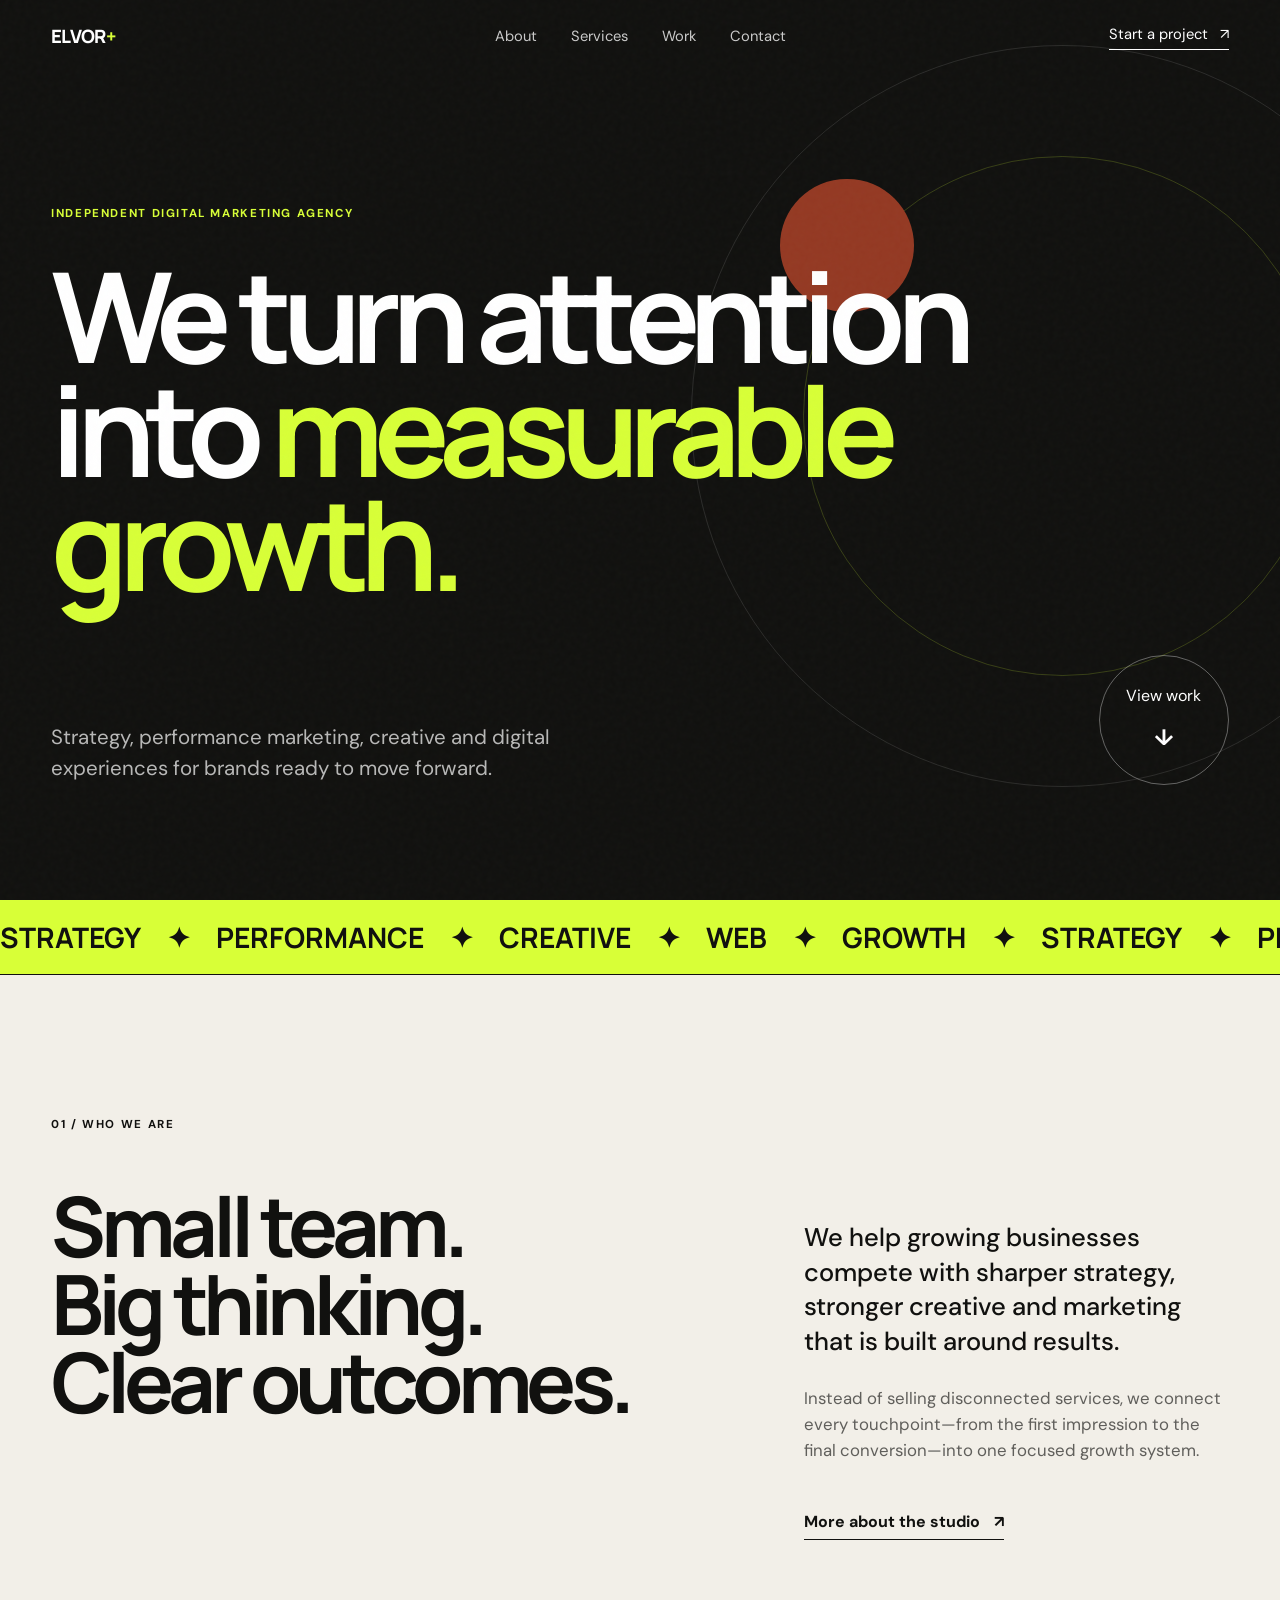
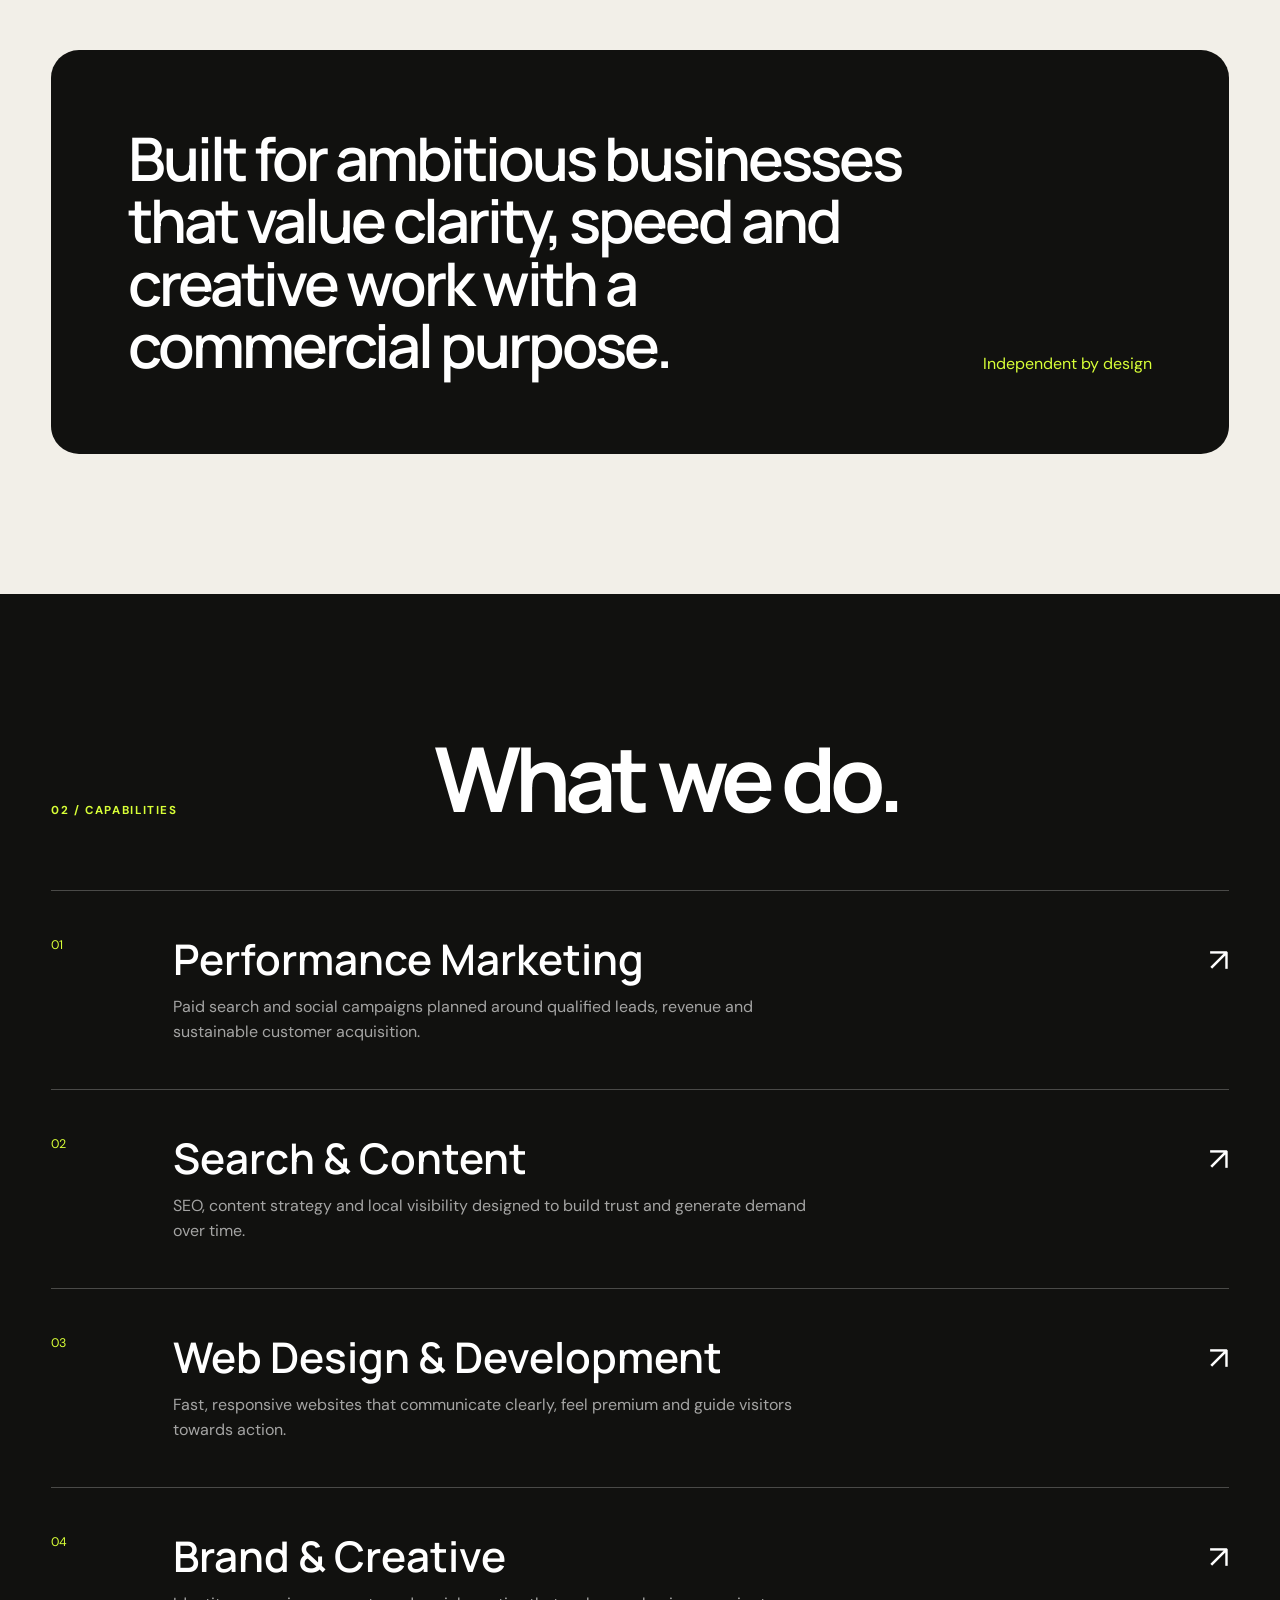
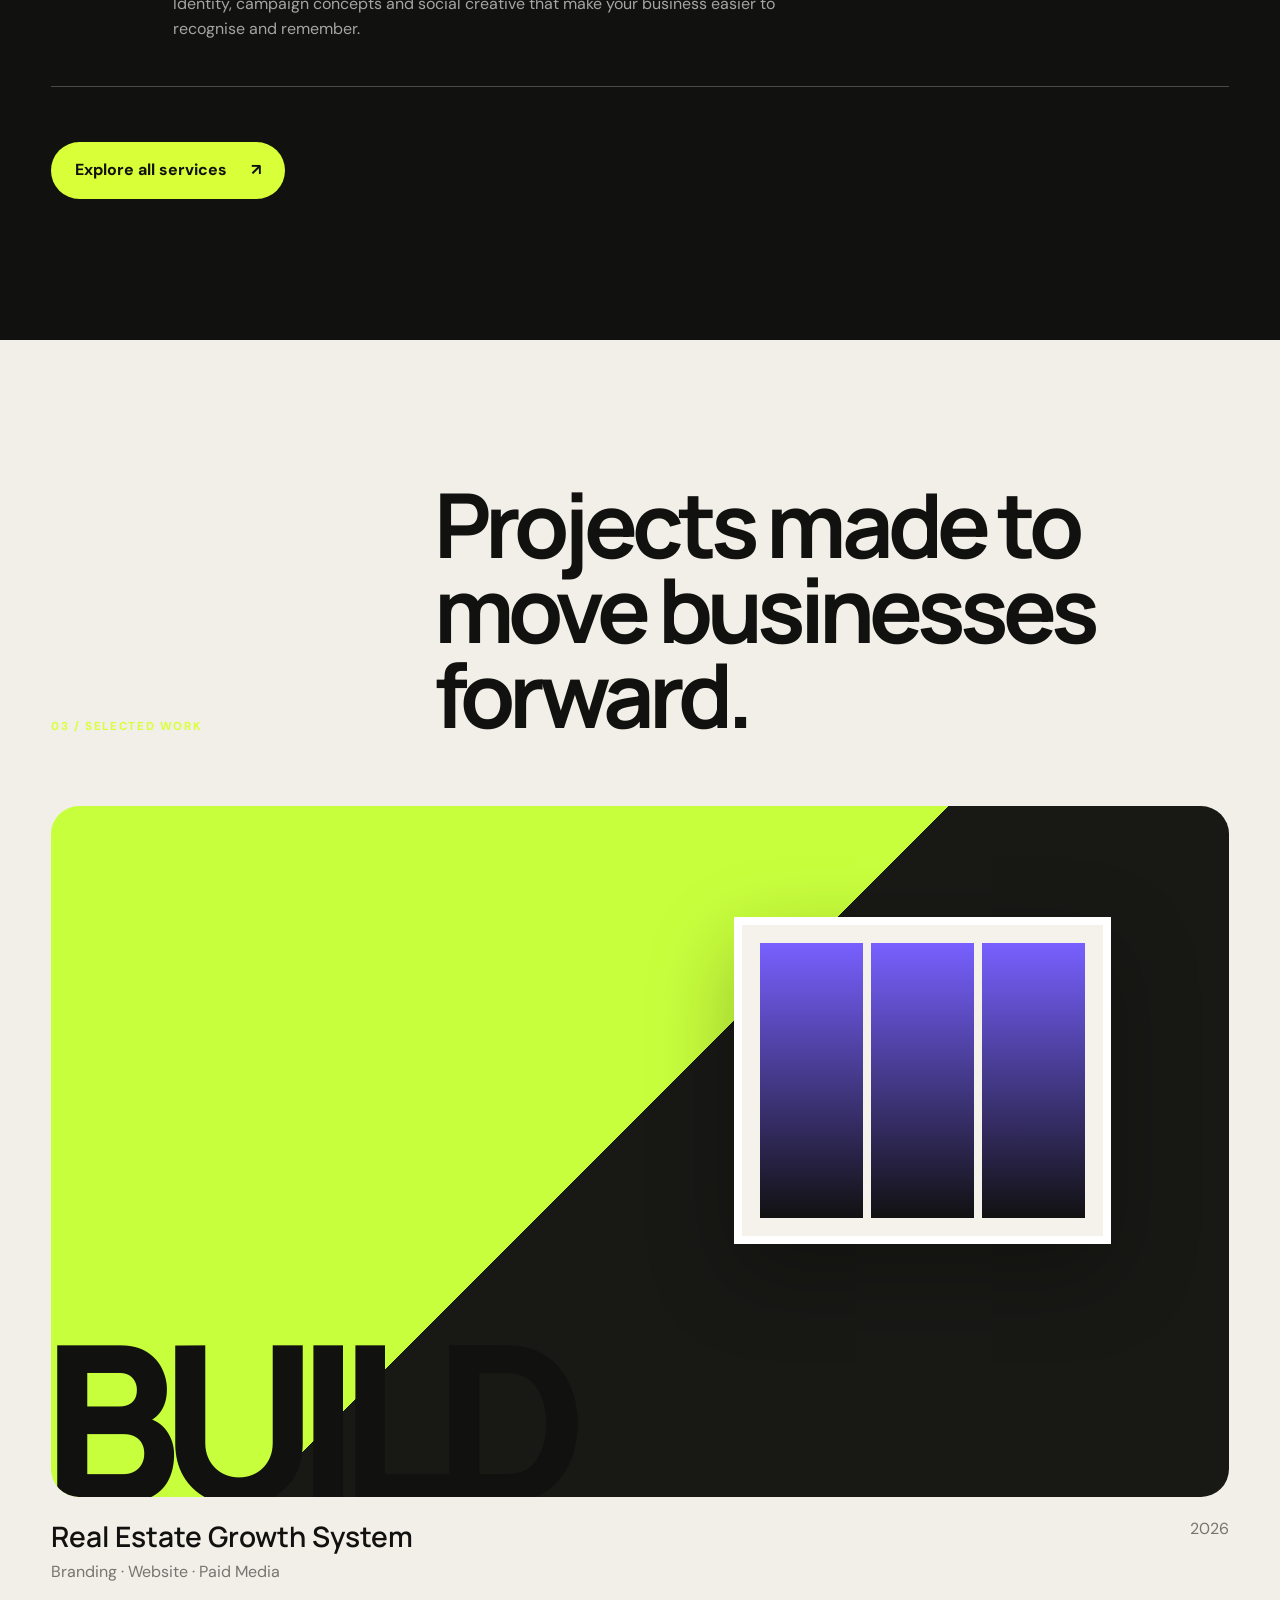
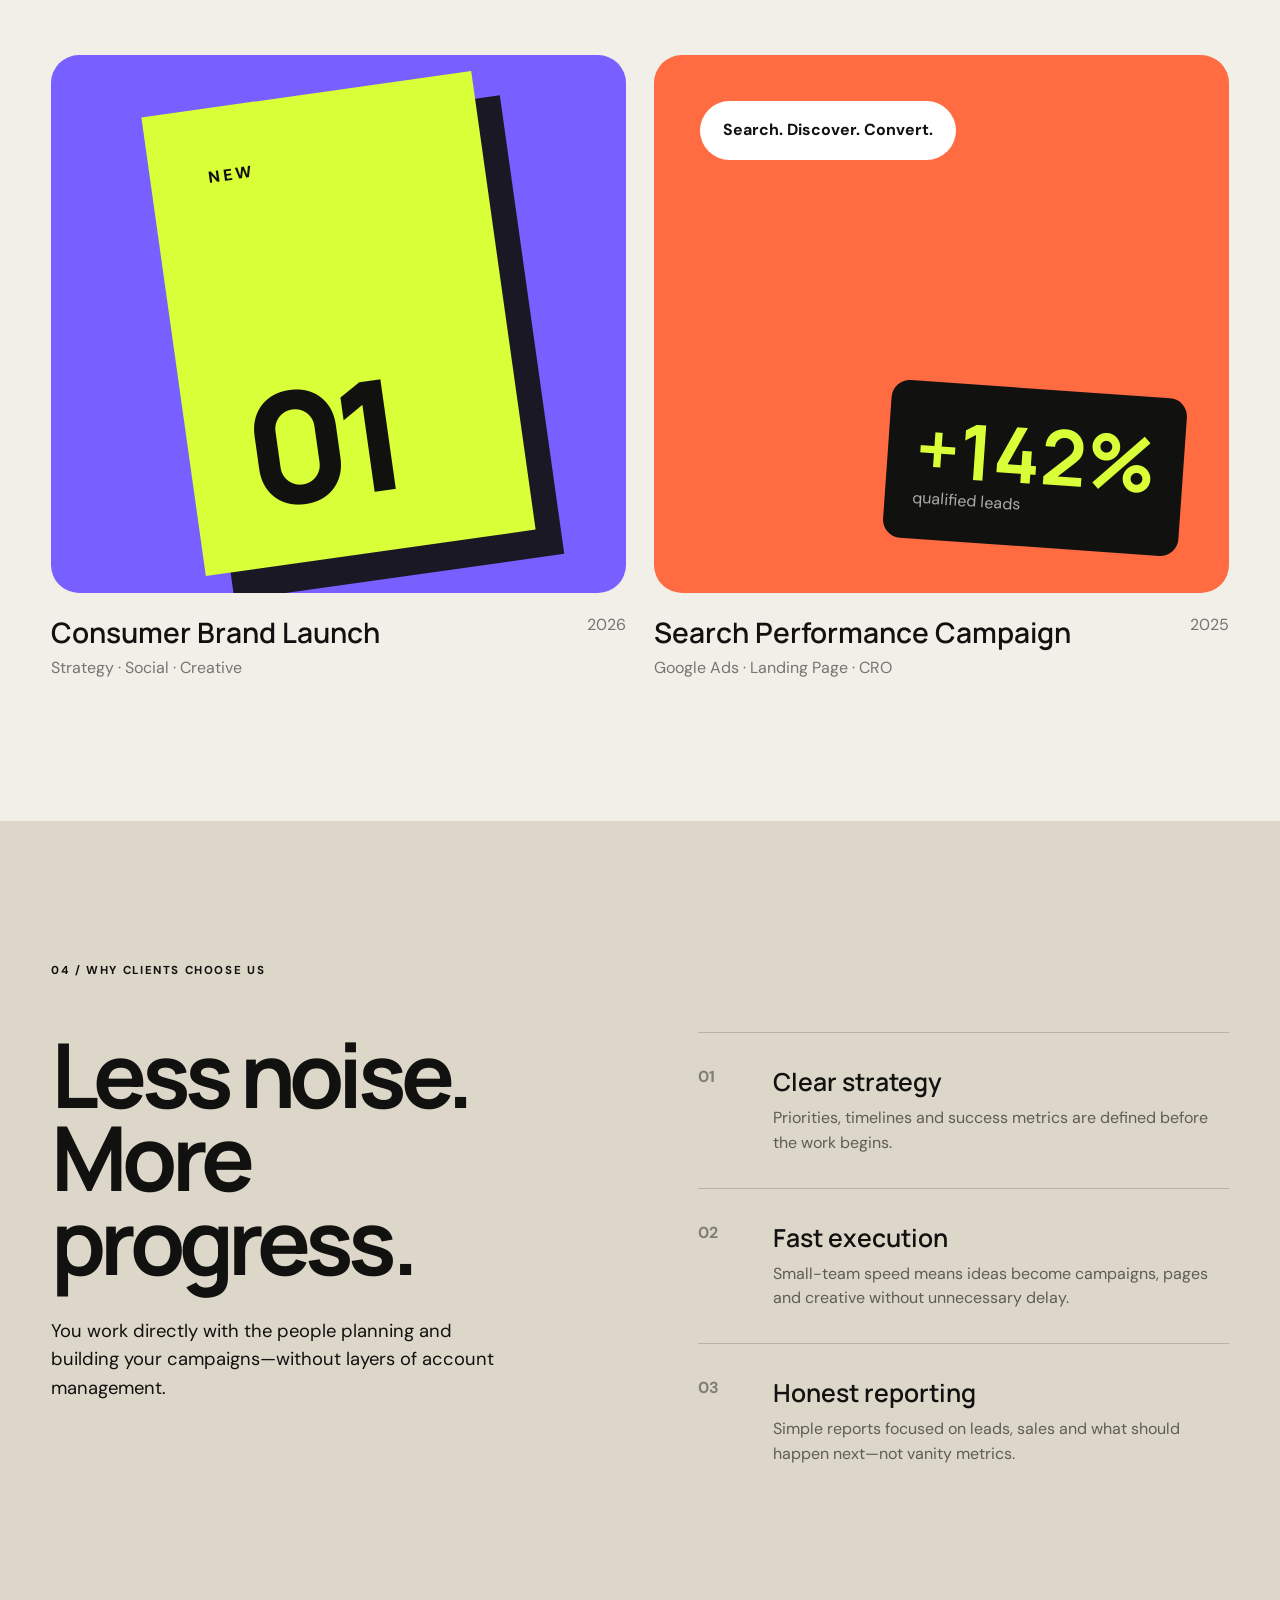
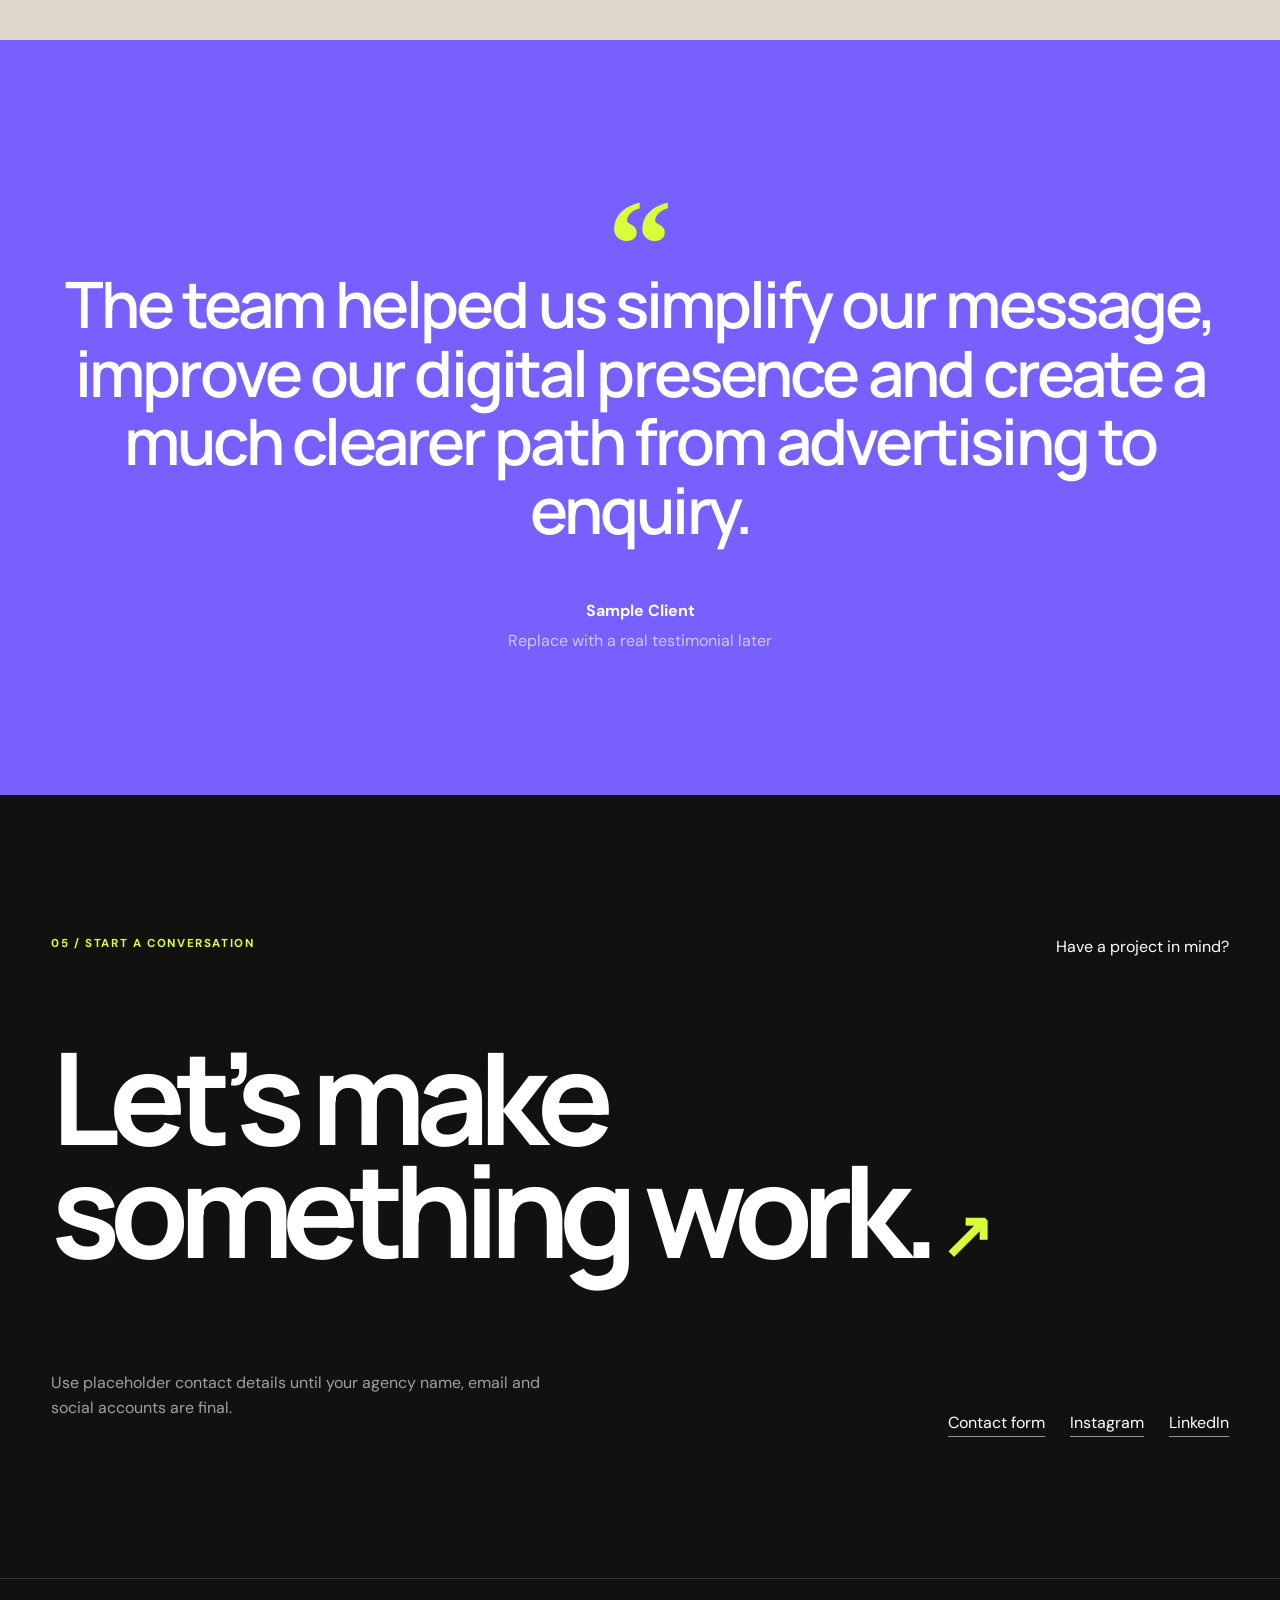
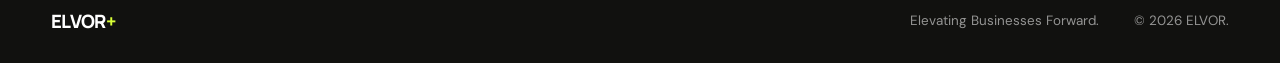
<file: index.html>
<!doctype html>
<html lang="en">
<head>
  <meta charset="UTF-8">
  <meta name="viewport" content="width=device-width, initial-scale=1.0">
  <meta name="description" content="Independent digital marketing agency helping ambitious brands grow through strategy, performance, content and digital experiences.">
  <title>ELVOR — Digital Marketing Agency</title>
  <link rel="icon" type="image/png" href="favicon.png">
  <link rel="preconnect" href="https://fonts.googleapis.com">
  <link rel="preconnect" href="https://fonts.gstatic.com" crossorigin>
  <link href="https://fonts.googleapis.com/css2?family=DM+Sans:wght@400;500;600;700&family=Manrope:wght@500;600;700;800&display=swap" rel="stylesheet">
  <link rel="stylesheet" href="style.css">
</head>
<body>
  <div class="page-noise" aria-hidden="true"></div>

  <header class="site-header">
    <a class="wordmark" href="index.html" aria-label="Homepage">ELVOR<span>+</span></a>
    <nav class="desktop-nav" aria-label="Primary navigation">
      <a href="#about">About</a>
      <a href="#services">Services</a>
      <a href="#work">Work</a>
      <a href="#contact">Contact</a>
    </nav>
    <a class="header-call" href="#contact">Start a project <span>↗</span></a>
    <button class="menu-toggle" type="button" aria-label="Open menu" aria-expanded="false">
      <span></span><span></span>
    </button>
  </header>

  <div class="mobile-menu" aria-hidden="true">
    <a href="#about">About</a>
    <a href="#services">Services</a>
    <a href="#work">Work</a>
    <a href="#contact">Contact</a>
  </div>

  <main>
    <section class="hero" id="top">
      <div class="hero-kicker reveal">Independent digital marketing agency</div>
      <h1 class="hero-title reveal">
        We turn attention<br>
        into <em>measurable growth.</em>
      </h1>
      <div class="hero-bottom reveal">
        <p>Strategy, performance marketing, creative and digital experiences for brands ready to move forward.</p>
        <a class="circle-link" href="#work" aria-label="View selected work">
          <span>View work</span>
          <b>↓</b>
        </a>
      </div>
      <div class="hero-orbit" aria-hidden="true">
        <div class="orbit-ring ring-one"></div>
        <div class="orbit-ring ring-two"></div>
        <div class="orbit-dot"></div>
      </div>
    </section>

    <section class="marquee" aria-label="Capabilities">
      <div class="marquee-track">
        <span>Strategy</span><i>✦</i><span>Performance</span><i>✦</i><span>Creative</span><i>✦</i><span>Web</span><i>✦</i><span>Growth</span><i>✦</i>
        <span>Strategy</span><i>✦</i><span>Performance</span><i>✦</i><span>Creative</span><i>✦</i><span>Web</span><i>✦</i><span>Growth</span><i>✦</i>
      </div>
    </section>

    <section class="about section-pad" id="about">
      <div class="section-label reveal">01 / Who we are</div>
      <div class="about-grid">
        <h2 class="display-copy reveal">Small team.<br>Big thinking.<br>Clear outcomes.</h2>
        <div class="about-copy reveal">
          <p class="lead">We help growing businesses compete with sharper strategy, stronger creative and marketing that is built around results.</p>
          <p>Instead of selling disconnected services, we connect every touchpoint—from the first impression to the final conversion—into one focused growth system.</p>
          <a class="text-link" href="about.html">More about the studio <span>↗</span></a>
        </div>
      </div>
      <div class="statement-card reveal">
        <p>Built for ambitious businesses that value clarity, speed and creative work with a commercial purpose.</p>
        <span>Independent by design</span>
      </div>
    </section>

    <section class="services section-pad" id="services">
      <div class="section-heading reveal">
        <div class="section-label">02 / Capabilities</div>
        <h2>What we do.</h2>
      </div>
      <div class="service-list">
        <article class="service-item reveal">
          <div class="service-number">01</div>
          <div>
            <h3>Performance Marketing</h3>
            <p>Paid search and social campaigns planned around qualified leads, revenue and sustainable customer acquisition.</p>
          </div>
          <span class="service-arrow">↗</span>
        </article>
        <article class="service-item reveal">
          <div class="service-number">02</div>
          <div>
            <h3>Search & Content</h3>
            <p>SEO, content strategy and local visibility designed to build trust and generate demand over time.</p>
          </div>
          <span class="service-arrow">↗</span>
        </article>
        <article class="service-item reveal">
          <div class="service-number">03</div>
          <div>
            <h3>Web Design & Development</h3>
            <p>Fast, responsive websites that communicate clearly, feel premium and guide visitors towards action.</p>
          </div>
          <span class="service-arrow">↗</span>
        </article>
        <article class="service-item reveal">
          <div class="service-number">04</div>
          <div>
            <h3>Brand & Creative</h3>
            <p>Identity, campaign concepts and social creative that make your business easier to recognise and remember.</p>
          </div>
          <span class="service-arrow">↗</span>
        </article>
      </div>
      <a class="pill-button reveal" href="services.html">Explore all services <span>↗</span></a>
    </section>

    <section class="work section-pad" id="work">
      <div class="section-heading work-heading reveal">
        <div class="section-label">03 / Selected work</div>
        <h2>Projects made to move businesses forward.</h2>
      </div>

      <div class="project-grid">
        <a class="project-card project-large reveal" href="work.html">
          <div class="project-visual visual-one">
            <span class="visual-word">BUILD</span>
            <div class="visual-window"><span></span><span></span><span></span></div>
          </div>
          <div class="project-meta">
            <div><h3>Real Estate Growth System</h3><p>Branding · Website · Paid Media</p></div>
            <span>2026</span>
          </div>
        </a>

        <a class="project-card reveal" href="work.html">
          <div class="project-visual visual-two">
            <div class="poster-stack"><span>NEW</span><b>01</b></div>
          </div>
          <div class="project-meta">
            <div><h3>Consumer Brand Launch</h3><p>Strategy · Social · Creative</p></div>
            <span>2026</span>
          </div>
        </a>

        <a class="project-card reveal" href="work.html">
          <div class="project-visual visual-three">
            <div class="search-pill">Search. Discover. Convert.</div>
            <div class="metric-card"><b>+142%</b><span>qualified leads</span></div>
          </div>
          <div class="project-meta">
            <div><h3>Search Performance Campaign</h3><p>Google Ads · Landing Page · CRO</p></div>
            <span>2025</span>
          </div>
        </a>
      </div>
    </section>

    <section class="proof section-pad">
      <div class="section-label reveal">04 / Why clients choose us</div>
      <div class="proof-grid">
        <div class="proof-intro reveal">
          <h2>Less noise.<br>More progress.</h2>
          <p>You work directly with the people planning and building your campaigns—without layers of account management.</p>
        </div>
        <div class="proof-points">
          <div class="proof-point reveal"><b>01</b><h3>Clear strategy</h3><p>Priorities, timelines and success metrics are defined before the work begins.</p></div>
          <div class="proof-point reveal"><b>02</b><h3>Fast execution</h3><p>Small-team speed means ideas become campaigns, pages and creative without unnecessary delay.</p></div>
          <div class="proof-point reveal"><b>03</b><h3>Honest reporting</h3><p>Simple reports focused on leads, sales and what should happen next—not vanity metrics.</p></div>
        </div>
      </div>
    </section>

    <section class="testimonial section-pad">
      <div class="quote-mark reveal">“</div>
      <blockquote class="reveal">The team helped us simplify our message, improve our digital presence and create a much clearer path from advertising to enquiry.</blockquote>
      <div class="quote-author reveal"><b>Sample Client</b><span>Replace with a real testimonial later</span></div>
    </section>

    <section class="contact section-pad" id="contact">
      <div class="contact-top reveal">
        <div class="section-label">05 / Start a conversation</div>
        <span>Have a project in mind?</span>
      </div>
      <a class="contact-title reveal" href="contact.html">Let’s make<br>something work.<span>↗</span></a>
      <div class="contact-bottom reveal">
        <p>Use placeholder contact details until your agency name, email and social accounts are final.</p>
        <div class="contact-links">
          <a href="contact.html">Contact form</a>
          <a href="#">Instagram</a>
          <a href="#">LinkedIn</a>
        </div>
      </div>
    </section>
  </main>

  <footer class="site-footer">
    <a class="wordmark" href="#top">ELVOR<span>+</span></a>
    <p>Elevating Businesses Forward.</p>
    <p>© <span data-year></span> ELVOR.</p>
  </footer>

  <button class="to-top" type="button" aria-label="Scroll to top">↑</button>
  <script src="main.js"></script>
</body>
</html>
</file>
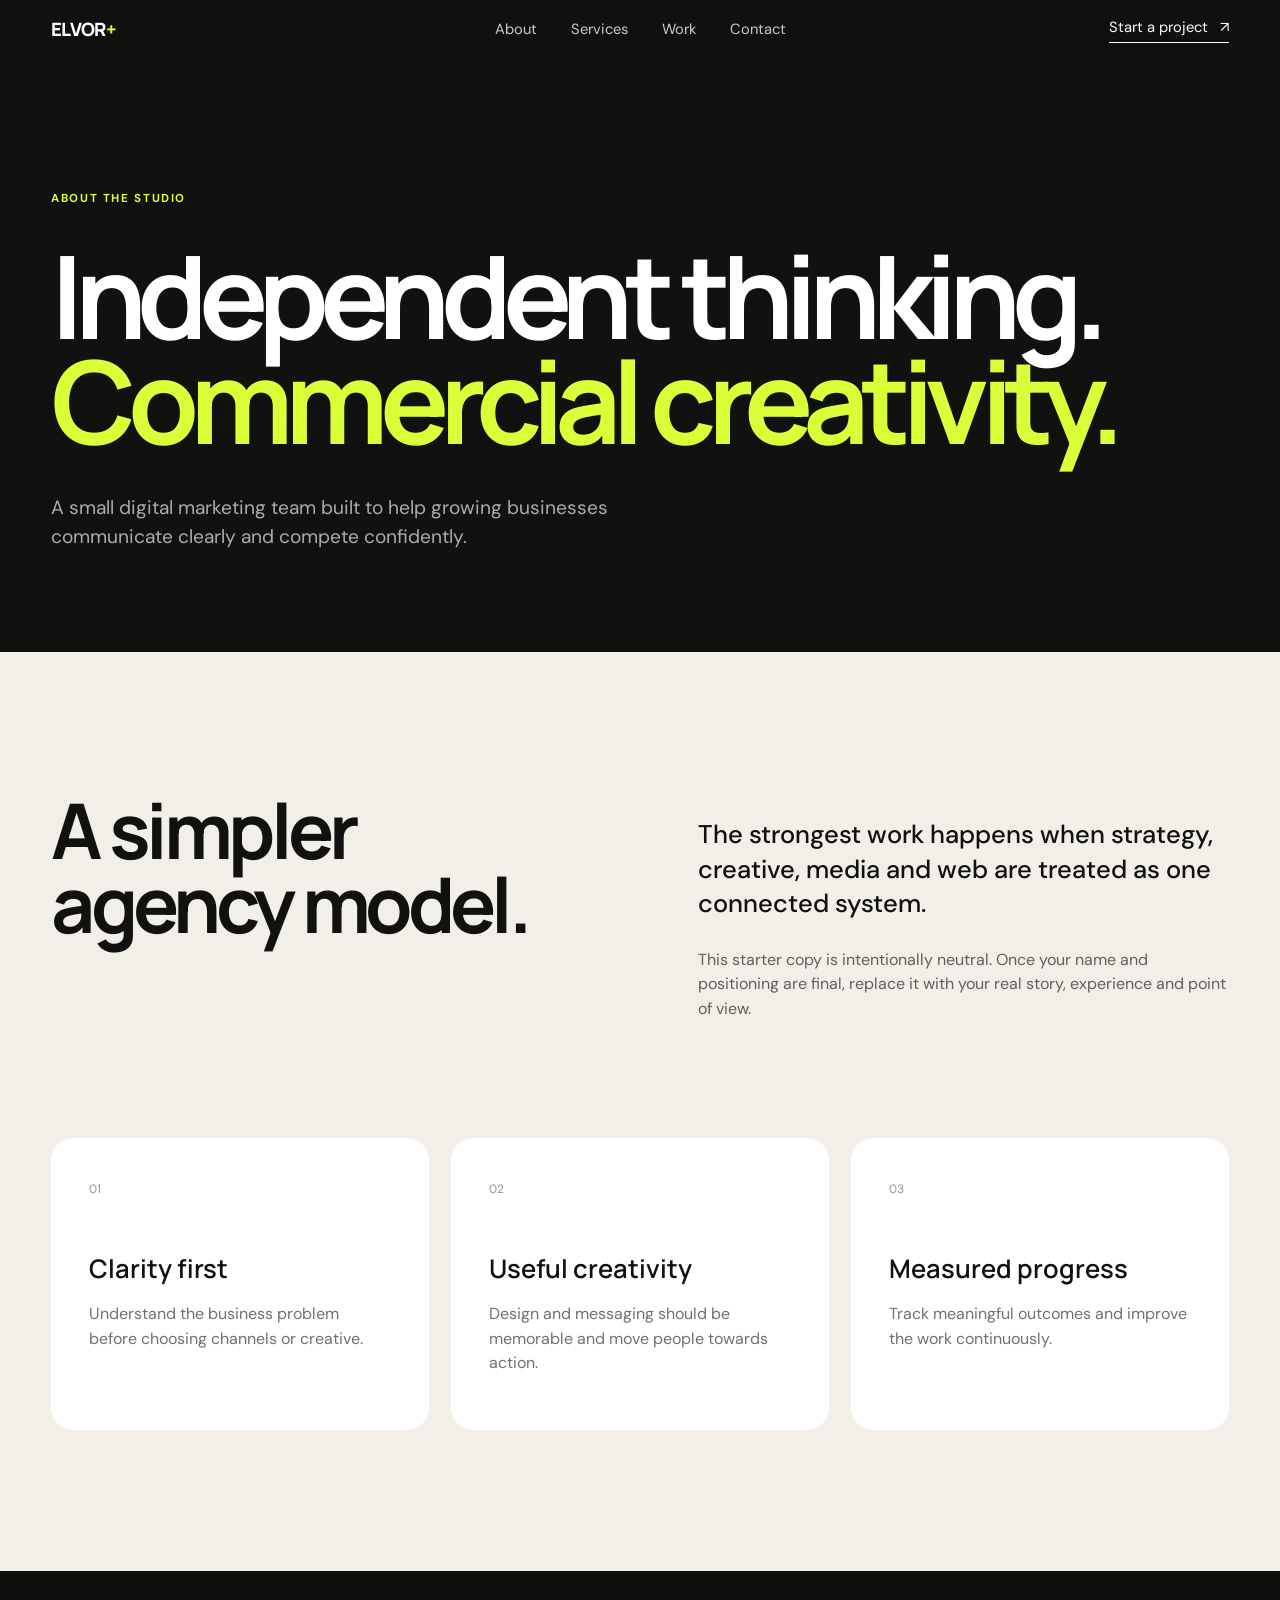
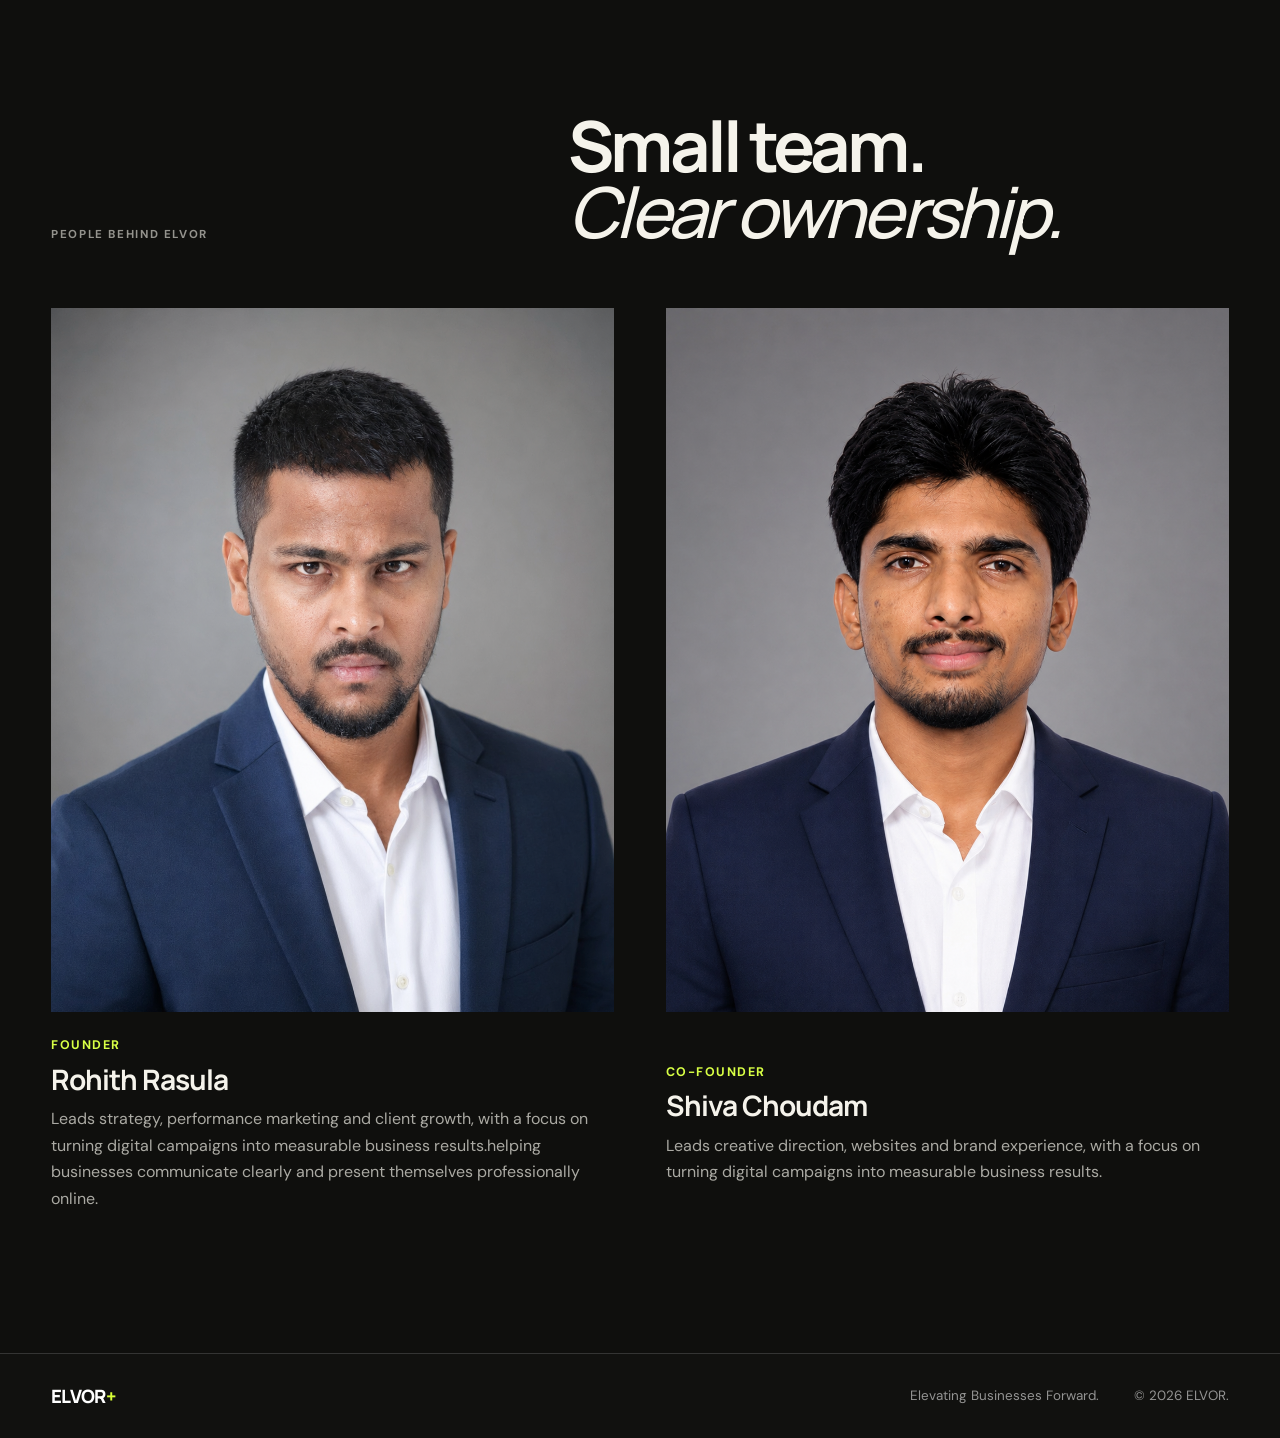
<file: about.html>
<!doctype html><html lang="en"><head><meta charset="UTF-8"><meta name="viewport" content="width=device-width, initial-scale=1.0"><title>About ELVOR — Digital Marketing Agency</title><link rel="preconnect" href="https://fonts.googleapis.com"><link rel="preconnect" href="https://fonts.gstatic.com" crossorigin><link href="https://fonts.googleapis.com/css2?family=DM+Sans:wght@400;500;600;700&family=Manrope:wght@500;600;700;800&display=swap" rel="stylesheet"><link rel="stylesheet" href="style.css"></head><body class="inner-page"><header class="site-header dark-header"><a class="wordmark" href="index.html">ELVOR<span>+</span></a><nav class="desktop-nav"><a href="about.html">About</a><a href="services.html">Services</a><a href="work.html">Work</a><a href="contact.html">Contact</a></nav><a class="header-call" href="contact.html">Start a project <span>↗</span></a><button class="menu-toggle" type="button" aria-label="Open menu"><span></span><span></span></button></header><div class="mobile-menu"><a href="about.html">About</a><a href="services.html">Services</a><a href="work.html">Work</a><a href="contact.html">Contact</a></div><main><section class="inner-hero"><div class="section-label reveal">About the studio</div><h1 class="reveal">Independent thinking.<br><em>Commercial creativity.</em></h1><p class="reveal">A small digital marketing team built to help growing businesses communicate clearly and compete confidently.</p></section><section class="inner-content section-pad"><div class="two-col"><h2 class="reveal">A simpler agency model.</h2><div class="reveal"><p class="lead">The strongest work happens when strategy, creative, media and web are treated as one connected system.</p><p>This starter copy is intentionally neutral. Once your name and positioning are final, replace it with your real story, experience and point of view.</p></div></div><div class="values-grid"><article class="reveal"><span>01</span><h3>Clarity first</h3><p>Understand the business problem before choosing channels or creative.</p></article><article class="reveal"><span>02</span><h3>Useful creativity</h3><p>Design and messaging should be memorable and move people towards action.</p></article><article class="reveal"><span>03</span><h3>Measured progress</h3><p>Track meaningful outcomes and improve the work continuously.</p></article></div></section><section class="founders-section section-pad">
  <div class="founders-head reveal">
    <div class="section-label">People behind ELVOR</div>
    <h2>Small team.<br><em>Clear ownership.</em></h2>
  </div>

  <div class="founders-grid">
    <article class="founder-card reveal">
      <div class="founder-photo">
        <img src="founder.jpg" alt="Co-Founder of ELVOR">
      </div>
      <div class="founder-copy">
        <span class="founder-role">Founder</span>      <h3>Rohith Rasula</h3>
        <p>Leads strategy, performance marketing and client growth, with a focus on turning digital campaigns into measurable business results.helping businesses communicate clearly and present themselves professionally online.</p>
      </div>
    </article>

    <article class="founder-card reveal">
      <div class="founder-photo">
        <img src="cofounder.jpg" alt="Co-Founder of ELVOR">
      </div>
      <div class="founder-copy">
        <span class="founder-role">Co-Founder</span>
        <h3>Shiva Choudam</h3>
        <p>Leads creative direction, websites and brand experience, with a focus on turning digital campaigns into measurable business results.</p>
      </div>
    </article>
  </div>
</section></main><footer class="site-footer"><a class="wordmark" href="index.html">ELVOR<span>+</span></a><p>Elevating Businesses Forward.</p><p>© <span data-year></span> ELVOR.</p></footer><script src="main.js"></script></body></html>
</file>
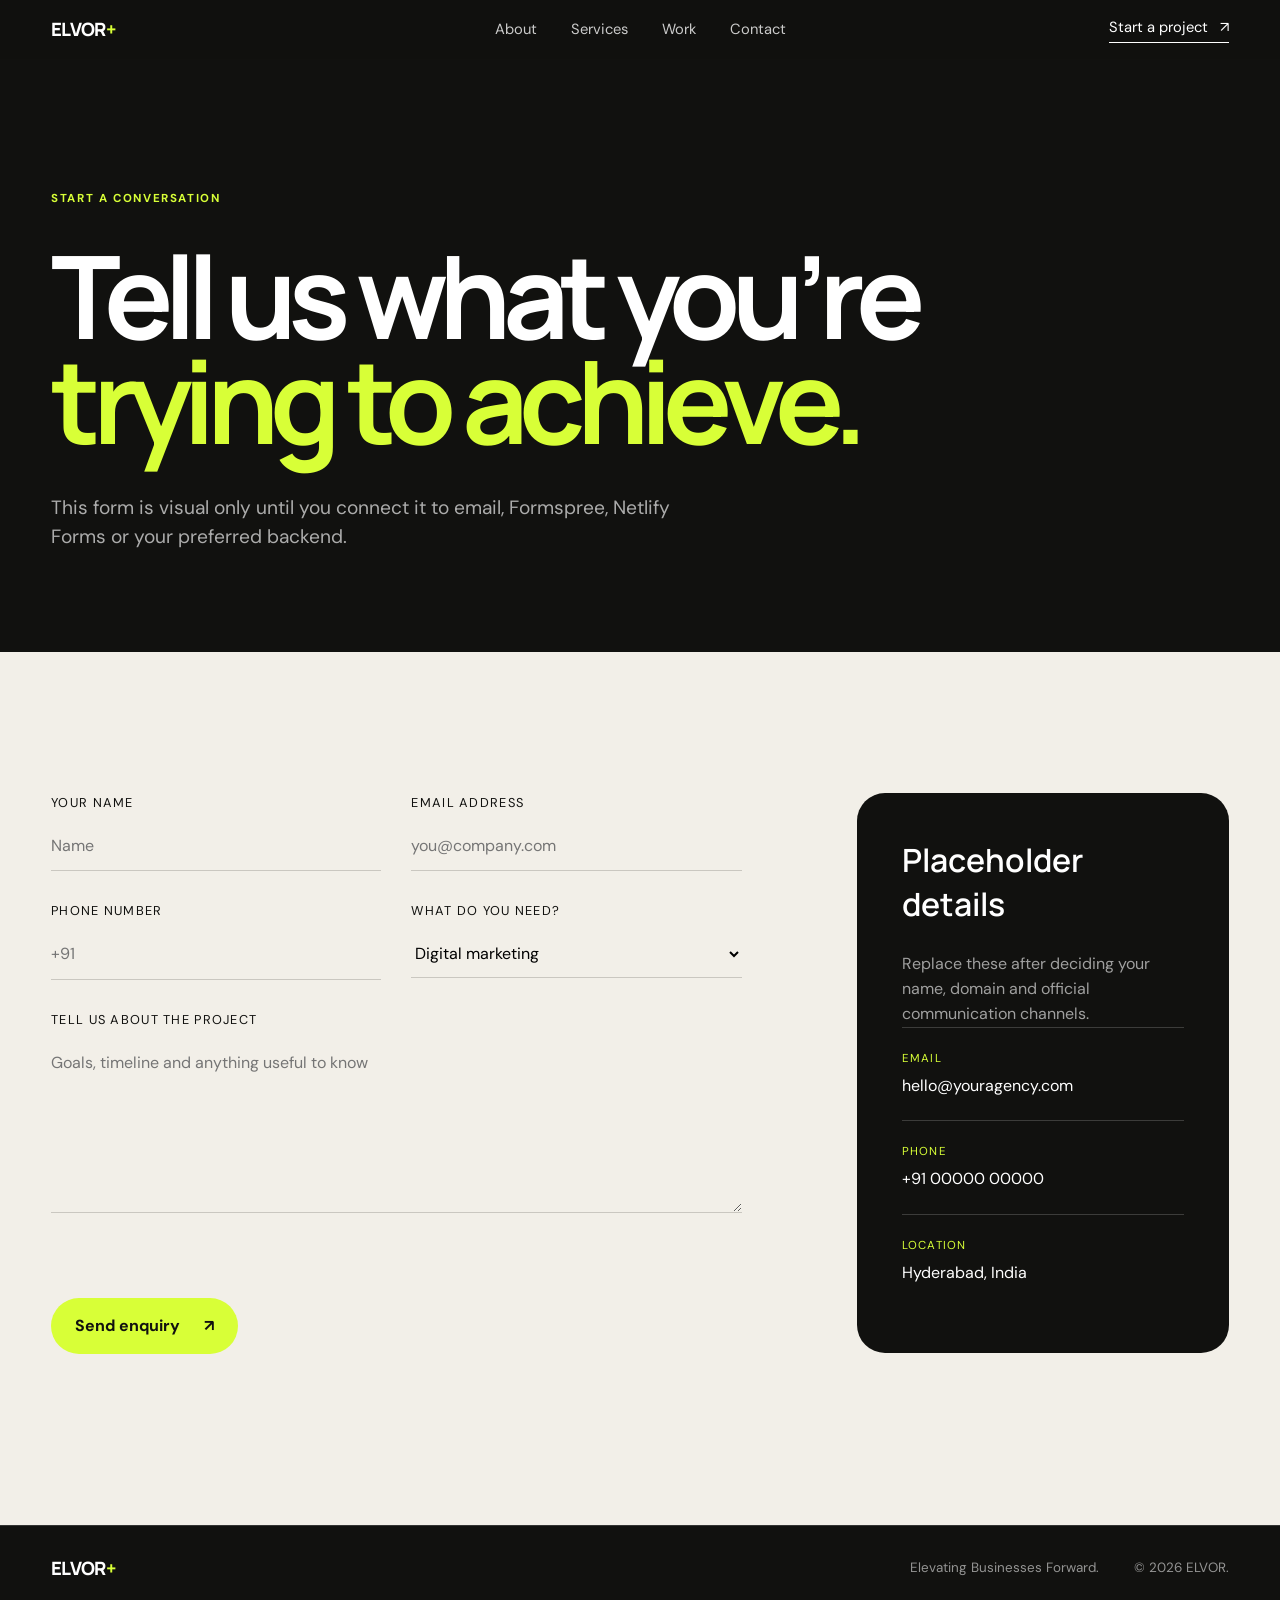
<file: contact.html>
<!doctype html><html lang="en"><head><meta charset="UTF-8"><meta name="viewport" content="width=device-width, initial-scale=1.0"><title>Contact — ELVOR</title><link rel="preconnect" href="https://fonts.googleapis.com"><link rel="preconnect" href="https://fonts.gstatic.com" crossorigin><link href="https://fonts.googleapis.com/css2?family=DM+Sans:wght@400;500;600;700&family=Manrope:wght@500;600;700;800&display=swap" rel="stylesheet"><link rel="stylesheet" href="style.css"></head><body class="inner-page"><header class="site-header dark-header"><a class="wordmark" href="index.html">ELVOR<span>+</span></a><nav class="desktop-nav"><a href="about.html">About</a><a href="services.html">Services</a><a href="work.html">Work</a><a href="contact.html">Contact</a></nav><a class="header-call" href="contact.html">Start a project <span>↗</span></a><button class="menu-toggle" type="button" aria-label="Open menu"><span></span><span></span></button></header><div class="mobile-menu"><a href="about.html">About</a><a href="services.html">Services</a><a href="work.html">Work</a><a href="contact.html">Contact</a></div><main><section class="inner-hero contact-hero"><div class="section-label reveal">Start a conversation</div><h1 class="reveal">Tell us what you’re<br><em>trying to achieve.</em></h1><p class="reveal">This form is visual only until you connect it to email, Formspree, Netlify Forms or your preferred backend.</p></section><section class="contact-page section-pad"><form class="project-form reveal" id="project-form"><label><span>Your name</span><input type="text" name="name" placeholder="Name" required></label><label><span>Email address</span><input type="email" name="email" placeholder="you@company.com" required></label><label><span>Phone number</span><input type="tel" name="phone" placeholder="+91"></label><label><span>What do you need?</span><select name="service"><option>Digital marketing</option><option>Google or Meta Ads</option><option>SEO</option><option>Website design</option><option>Branding and creative</option></select></label><label class="full"><span>Tell us about the project</span><textarea name="message" rows="6" placeholder="Goals, timeline and anything useful to know"></textarea></label><button class="pill-button" type="submit">Send enquiry <span>↗</span></button><p class="form-note" role="status"></p></form><aside class="contact-aside reveal"><h2>Placeholder details</h2><p>Replace these after deciding your name, domain and official communication channels.</p><div><span>Email</span><a href="#">hello@youragency.com</a></div><div><span>Phone</span><a href="#">+91 00000 00000</a></div><div><span>Location</span><p>Hyderabad, India</p></div></aside></section></main><footer class="site-footer"><a class="wordmark" href="index.html">ELVOR<span>+</span></a><p>Elevating Businesses Forward.</p><p>© <span data-year></span> ELVOR.</p></footer><script src="main.js"></script></body></html>
</file>
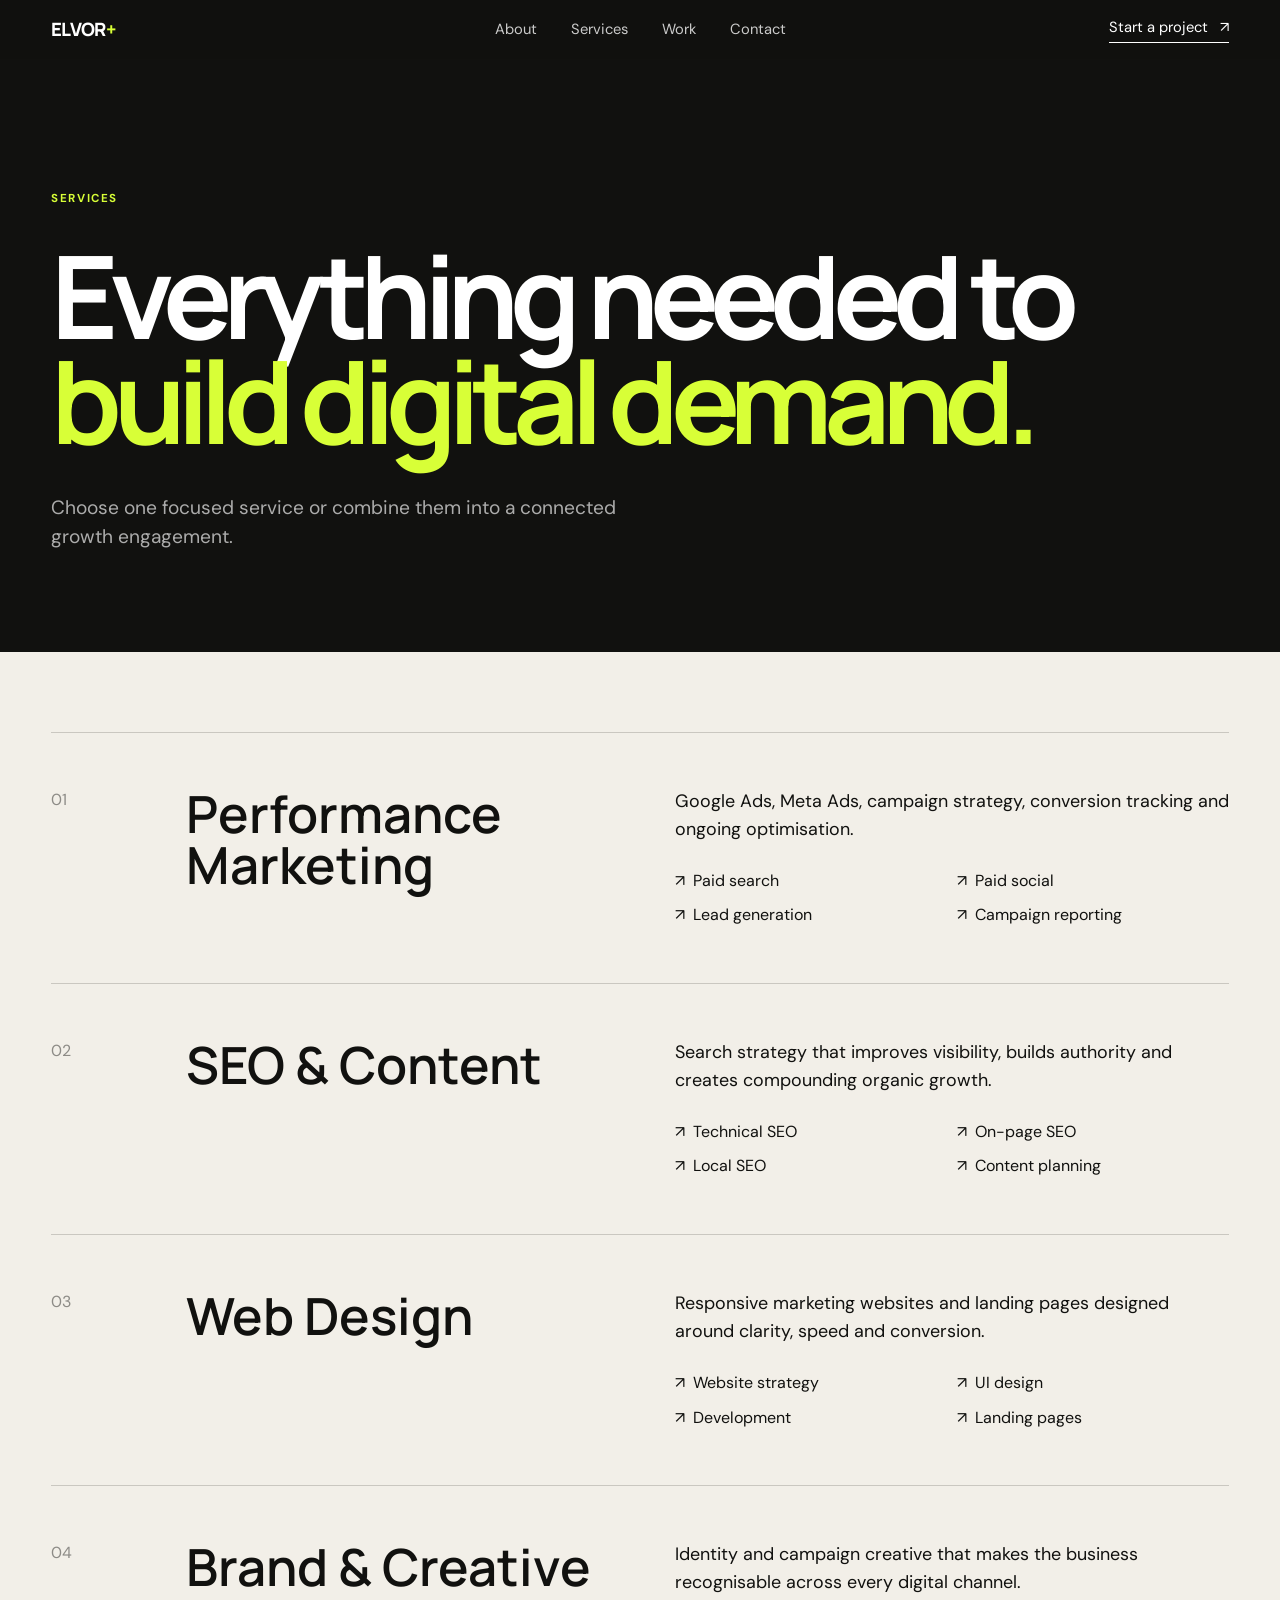
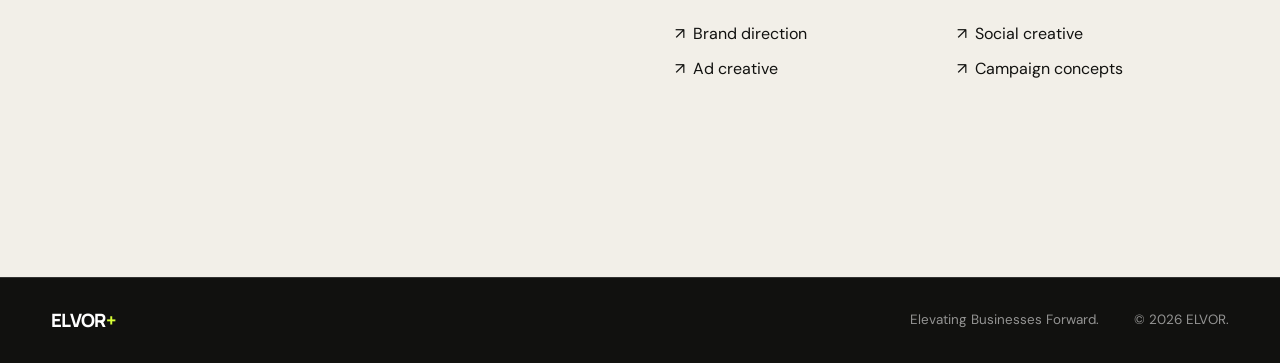
<file: services.html>
<!doctype html><html lang="en"><head><meta charset="UTF-8"><meta name="viewport" content="width=device-width, initial-scale=1.0"><title>Services — ELVOR</title><link rel="preconnect" href="https://fonts.googleapis.com"><link rel="preconnect" href="https://fonts.gstatic.com" crossorigin><link href="https://fonts.googleapis.com/css2?family=DM+Sans:wght@400;500;600;700&family=Manrope:wght@500;600;700;800&display=swap" rel="stylesheet"><link rel="stylesheet" href="style.css"></head><body class="inner-page"><header class="site-header dark-header"><a class="wordmark" href="index.html">ELVOR<span>+</span></a><nav class="desktop-nav"><a href="about.html">About</a><a href="services.html">Services</a><a href="work.html">Work</a><a href="contact.html">Contact</a></nav><a class="header-call" href="contact.html">Start a project <span>↗</span></a><button class="menu-toggle" type="button" aria-label="Open menu"><span></span><span></span></button></header><div class="mobile-menu"><a href="about.html">About</a><a href="services.html">Services</a><a href="work.html">Work</a><a href="contact.html">Contact</a></div><main><section class="inner-hero"><div class="section-label reveal">Services</div><h1 class="reveal">Everything needed to<br><em>build digital demand.</em></h1><p class="reveal">Choose one focused service or combine them into a connected growth engagement.</p></section><section class="service-detail section-pad"><article class="detail-row reveal"><span>01</span><h2>Performance Marketing</h2><div><p>Google Ads, Meta Ads, campaign strategy, conversion tracking and ongoing optimisation.</p><ul><li>Paid search</li><li>Paid social</li><li>Lead generation</li><li>Campaign reporting</li></ul></div></article><article class="detail-row reveal"><span>02</span><h2>SEO & Content</h2><div><p>Search strategy that improves visibility, builds authority and creates compounding organic growth.</p><ul><li>Technical SEO</li><li>On-page SEO</li><li>Local SEO</li><li>Content planning</li></ul></div></article><article class="detail-row reveal"><span>03</span><h2>Web Design</h2><div><p>Responsive marketing websites and landing pages designed around clarity, speed and conversion.</p><ul><li>Website strategy</li><li>UI design</li><li>Development</li><li>Landing pages</li></ul></div></article><article class="detail-row reveal"><span>04</span><h2>Brand & Creative</h2><div><p>Identity and campaign creative that makes the business recognisable across every digital channel.</p><ul><li>Brand direction</li><li>Social creative</li><li>Ad creative</li><li>Campaign concepts</li></ul></div></article></section></main><footer class="site-footer"><a class="wordmark" href="index.html">ELVOR<span>+</span></a><p>Elevating Businesses Forward.</p><p>© <span data-year></span> ELVOR.</p></footer><script src="main.js"></script></body></html>
</file>
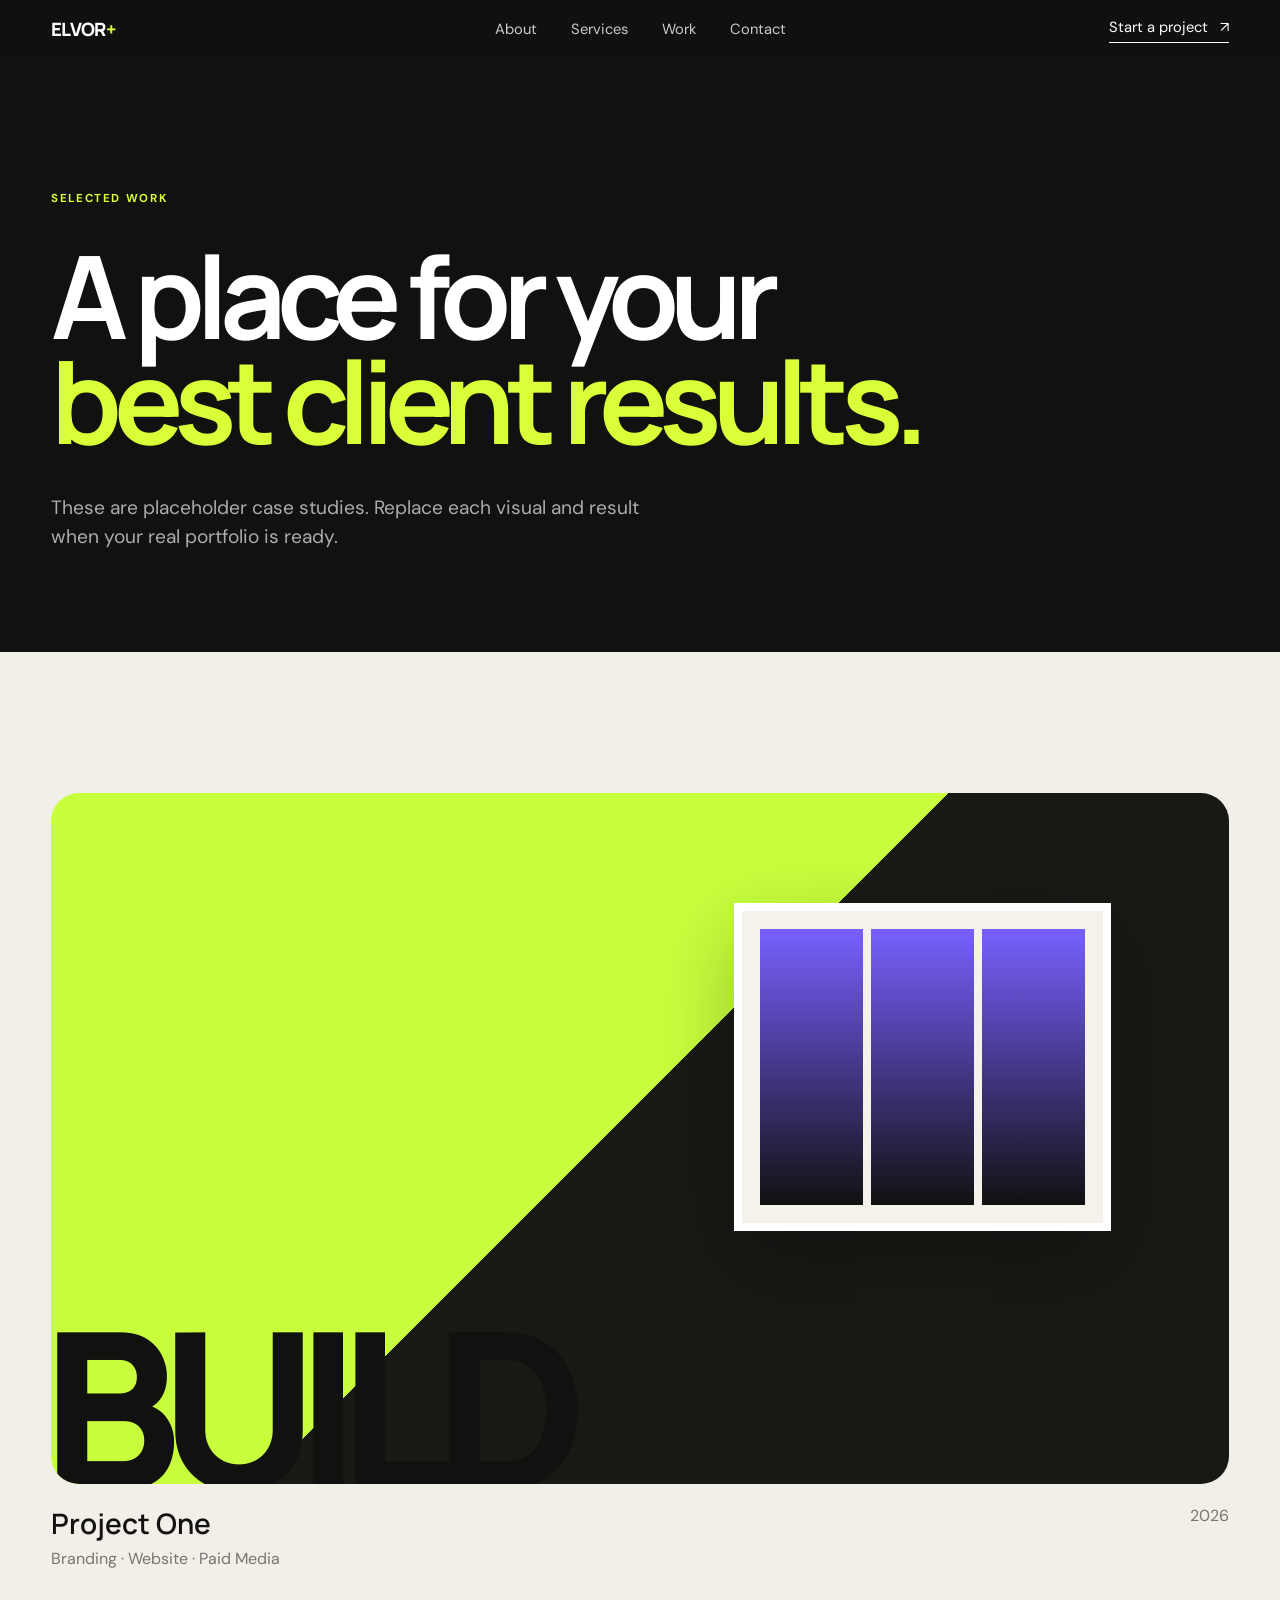
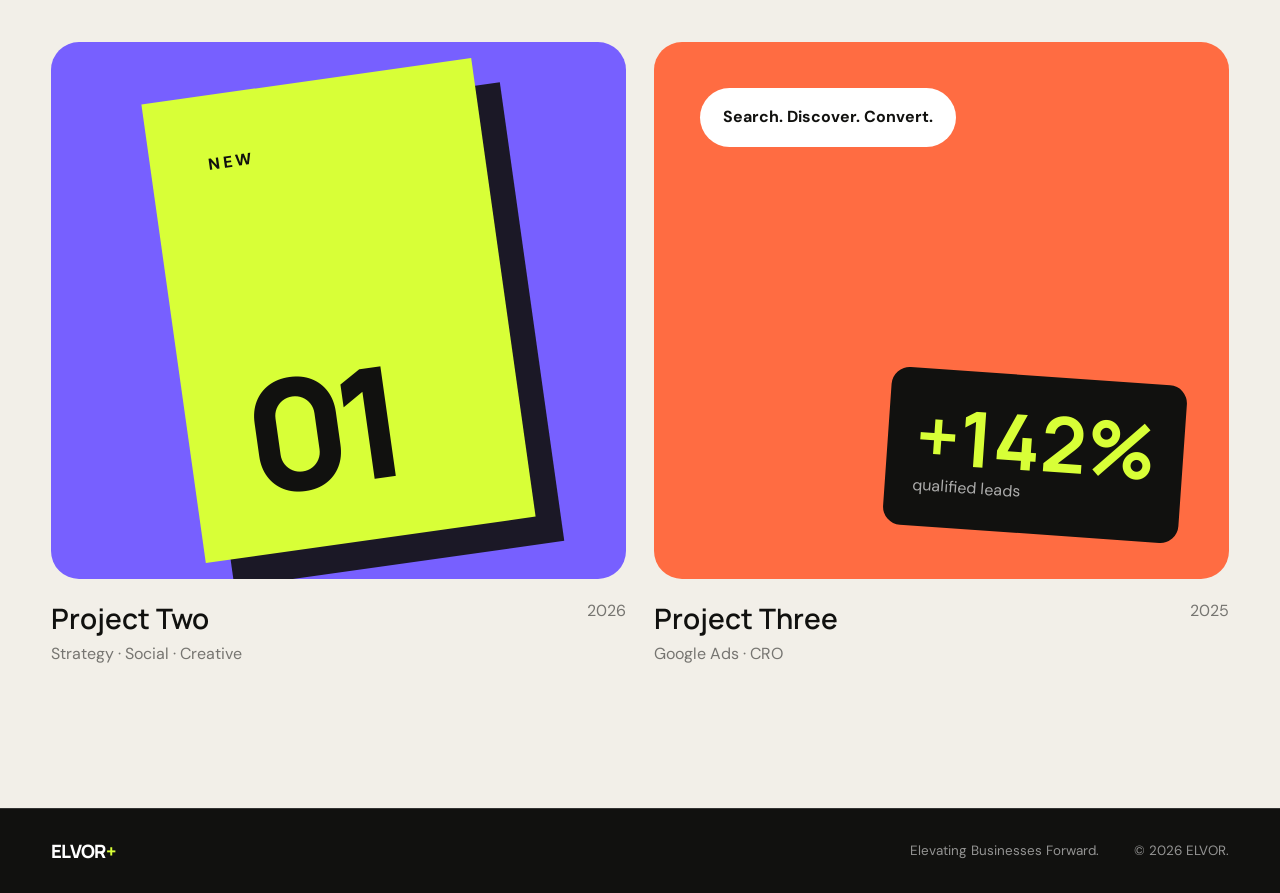
<file: work.html>
<!doctype html><html lang="en"><head><meta charset="UTF-8"><meta name="viewport" content="width=device-width, initial-scale=1.0"><title>Work — ELVOR</title><link rel="preconnect" href="https://fonts.googleapis.com"><link rel="preconnect" href="https://fonts.gstatic.com" crossorigin><link href="https://fonts.googleapis.com/css2?family=DM+Sans:wght@400;500;600;700&family=Manrope:wght@500;600;700;800&display=swap" rel="stylesheet"><link rel="stylesheet" href="style.css"></head><body class="inner-page"><header class="site-header dark-header"><a class="wordmark" href="index.html">ELVOR<span>+</span></a><nav class="desktop-nav"><a href="about.html">About</a><a href="services.html">Services</a><a href="work.html">Work</a><a href="contact.html">Contact</a></nav><a class="header-call" href="contact.html">Start a project <span>↗</span></a><button class="menu-toggle" type="button" aria-label="Open menu"><span></span><span></span></button></header><div class="mobile-menu"><a href="about.html">About</a><a href="services.html">Services</a><a href="work.html">Work</a><a href="contact.html">Contact</a></div><main><section class="inner-hero"><div class="section-label reveal">Selected work</div><h1 class="reveal">A place for your<br><em>best client results.</em></h1><p class="reveal">These are placeholder case studies. Replace each visual and result when your real portfolio is ready.</p></section><section class="work section-pad"><div class="project-grid"><article class="project-card project-large reveal"><div class="project-visual visual-one"><span class="visual-word">BUILD</span><div class="visual-window"><span></span><span></span><span></span></div></div><div class="project-meta"><div><h3>Project One</h3><p>Branding · Website · Paid Media</p></div><span>2026</span></div></article><article class="project-card reveal"><div class="project-visual visual-two"><div class="poster-stack"><span>NEW</span><b>01</b></div></div><div class="project-meta"><div><h3>Project Two</h3><p>Strategy · Social · Creative</p></div><span>2026</span></div></article><article class="project-card reveal"><div class="project-visual visual-three"><div class="search-pill">Search. Discover. Convert.</div><div class="metric-card"><b>+142%</b><span>qualified leads</span></div></div><div class="project-meta"><div><h3>Project Three</h3><p>Google Ads · CRO</p></div><span>2025</span></div></article></div></section></main><footer class="site-footer"><a class="wordmark" href="index.html">ELVOR<span>+</span></a><p>Elevating Businesses Forward.</p><p>© <span data-year></span> ELVOR.</p></footer><script src="main.js"></script></body></html>
</file>
<file: style.css>
:root{
  --ink:#11110f;
  --paper:#f2efe8;
  --cream:#ddd7ca;
  --acid:#d8ff37;
  --orange:#ff5b35;
  --violet:#7760ff;
  --line:rgba(17,17,15,.18);
  --max:1360px;
  --pad:clamp(22px,4vw,64px);
  --radius:28px;
}
*{box-sizing:border-box}
html{scroll-behavior:smooth}
body{margin:0;background:var(--paper);color:var(--ink);font-family:'DM Sans',sans-serif;font-size:16px;line-height:1.55;overflow-x:hidden}
body.menu-open{overflow:hidden}
a{color:inherit;text-decoration:none}
img{max-width:100%;display:block}
button,input,textarea,select{font:inherit}
.page-noise{position:fixed;inset:0;pointer-events:none;z-index:999;opacity:.035;background-image:url("data:image/svg+xml,%3Csvg viewBox='0 0 180 180' xmlns='http://www.w3.org/2000/svg'%3E%3Cfilter id='n'%3E%3CfeTurbulence type='fractalNoise' baseFrequency='.9' numOctaves='2' stitchTiles='stitch'/%3E%3C/filter%3E%3Crect width='100%25' height='100%25' filter='url(%23n)' opacity='.7'/%3E%3C/svg%3E")}
.site-header{position:fixed;z-index:100;top:0;left:0;right:0;display:grid;grid-template-columns:1fr auto 1fr;align-items:center;padding:22px var(--pad);color:#fff;transition:.35s ease}
.site-header.scrolled,.site-header.dark-header{background:rgba(17,17,15,.92);backdrop-filter:blur(14px);padding-top:15px;padding-bottom:15px}
.wordmark{font-family:'Manrope',sans-serif;font-size:1.15rem;font-weight:800;letter-spacing:-.04em}.wordmark span{color:var(--acid)}
.desktop-nav{display:flex;gap:34px;font-size:.92rem}.desktop-nav a{opacity:.78;transition:.2s}.desktop-nav a:hover{opacity:1}
.header-call{justify-self:end;font-size:.92rem;border-bottom:1px solid currentColor;padding-bottom:3px}.header-call span{margin-left:8px}
.menu-toggle{display:none;justify-self:end;width:42px;height:42px;border:0;background:transparent;position:relative}.menu-toggle span{position:absolute;left:8px;right:8px;height:2px;background:#fff;transition:.3s}.menu-toggle span:first-child{top:16px}.menu-toggle span:last-child{top:25px}.menu-toggle.open span:first-child{transform:translateY(4.5px) rotate(45deg)}.menu-toggle.open span:last-child{transform:translateY(-4.5px) rotate(-45deg)}
.mobile-menu{position:fixed;inset:0;background:var(--ink);color:#fff;z-index:90;padding:120px var(--pad) 50px;display:flex;flex-direction:column;gap:16px;transform:translateY(-105%);transition:.5s cubic-bezier(.77,0,.18,1)}.mobile-menu.open{transform:none}.mobile-menu a{font:700 clamp(2.5rem,12vw,5rem)/1 'Manrope'}
.hero{min-height:100svh;position:relative;padding:160px var(--pad) 70px;background:var(--ink);color:#fff;display:flex;flex-direction:column;justify-content:center;overflow:hidden}
.hero-kicker,.section-label{text-transform:uppercase;letter-spacing:.14em;font-size:.72rem;font-weight:700}.hero-kicker{margin-bottom:35px;color:var(--acid)}
.hero-title{font:700 clamp(3.8rem,9.8vw,9.6rem)/.91 'Manrope',sans-serif;letter-spacing:-.075em;margin:0;max-width:1250px;position:relative;z-index:2}.hero-title em,.inner-hero h1 em{font-style:normal;color:var(--acid)}
.hero-bottom{display:flex;justify-content:space-between;align-items:flex-end;gap:40px;margin-top:55px;position:relative;z-index:2}.hero-bottom p{max-width:510px;font-size:clamp(1.05rem,1.6vw,1.35rem);color:rgba(255,255,255,.7);margin:0}
.circle-link{width:130px;height:130px;border:1px solid rgba(255,255,255,.35);border-radius:50%;display:flex;flex-direction:column;align-items:center;justify-content:center;gap:12px;transition:.3s}.circle-link:hover{background:var(--acid);color:var(--ink);border-color:var(--acid);transform:rotate(-6deg)}.circle-link b{font-size:1.4rem}
.hero-orbit{position:absolute;width:min(58vw,760px);aspect-ratio:1;right:-12%;top:5%;opacity:.55}.orbit-ring{position:absolute;border:1px solid rgba(255,255,255,.2);border-radius:50%;inset:0}.ring-two{inset:15%;border-color:rgba(216,255,55,.35)}.orbit-dot{width:18%;aspect-ratio:1;border-radius:50%;background:var(--orange);position:absolute;top:18%;left:12%;filter:blur(.3px);animation:float 7s ease-in-out infinite}@keyframes float{50%{transform:translate(35px,25px)}}
.marquee{background:var(--acid);overflow:hidden;padding:18px 0;border-bottom:1px solid var(--ink)}.marquee-track{display:flex;width:max-content;gap:26px;align-items:center;white-space:nowrap;animation:marquee 25s linear infinite;font:700 clamp(1.2rem,2.2vw,2rem) 'Manrope'}.marquee-track i{font-style:normal}.marquee-track span{text-transform:uppercase}@keyframes marquee{to{transform:translateX(-50%)}}
.section-pad{padding:clamp(90px,11vw,170px) var(--pad)}.section-label{margin-bottom:52px}.about-grid{display:grid;grid-template-columns:1.2fr .8fr;gap:9vw}.display-copy{font:700 clamp(3rem,6.5vw,7rem)/.94 'Manrope';letter-spacing:-.065em;margin:0}.about-copy{padding-top:10px;max-width:580px}.lead{font-size:clamp(1.35rem,2vw,2rem);line-height:1.35;font-weight:500}.about-copy p:not(.lead){color:rgba(17,17,15,.65);font-size:1.05rem}.text-link{display:inline-block;margin-top:30px;border-bottom:1px solid;padding-bottom:4px;font-weight:700}.text-link span{margin-left:10px}
.statement-card{margin-top:110px;background:var(--ink);color:#fff;border-radius:var(--radius);padding:clamp(35px,6vw,90px);display:flex;justify-content:space-between;align-items:flex-end;gap:40px}.statement-card p{font:600 clamp(2rem,4.7vw,5rem)/1.04 'Manrope';letter-spacing:-.05em;max-width:1000px;margin:0}.statement-card span{color:var(--acid);white-space:nowrap}
.services{background:var(--ink);color:#fff}.section-heading{display:grid;grid-template-columns:.65fr 1.35fr;align-items:end;margin-bottom:70px}.section-heading .section-label{margin:0;color:var(--acid)}.section-heading h2{font:700 clamp(3rem,7vw,7.2rem)/.95 'Manrope';letter-spacing:-.065em;margin:0}.service-list{border-top:1px solid rgba(255,255,255,.24)}.service-item{display:grid;grid-template-columns:90px 1fr auto;gap:32px;padding:45px 0;border-bottom:1px solid rgba(255,255,255,.24);align-items:start;transition:.3s}.service-item:hover{padding-left:18px}.service-number{color:var(--acid);font-size:.78rem}.service-item h3{font:600 clamp(1.6rem,3.3vw,3.3rem)/1.1 'Manrope';margin:0 0 12px}.service-item p{margin:0;color:rgba(255,255,255,.62);max-width:650px}.service-arrow{font-size:2rem}.pill-button{display:inline-flex;align-items:center;gap:24px;margin-top:55px;background:var(--acid);color:var(--ink);padding:16px 24px;border-radius:999px;font-weight:700;border:0;cursor:pointer;transition:.25s}.pill-button:hover{transform:translateY(-3px);box-shadow:0 14px 30px rgba(0,0,0,.16)}
.work-heading h2{max-width:970px}.project-grid{display:grid;grid-template-columns:1fr 1fr;gap:70px 28px}.project-large{grid-column:1/-1}.project-visual{height:clamp(350px,54vw,760px);border-radius:var(--radius);position:relative;overflow:hidden;transition:.5s}.project-card:not(.project-large) .project-visual{height:clamp(380px,42vw,620px)}.project-card:hover .project-visual{transform:scale(.985)}.visual-one{background:linear-gradient(135deg,#c8ff3d 0 48%,#181815 48%)}.visual-word{font:800 clamp(5rem,17vw,16rem)/1 'Manrope';position:absolute;bottom:-.14em;left:-.04em;letter-spacing:-.1em}.visual-window{position:absolute;width:32%;aspect-ratio:1.15;right:10%;top:16%;background:#f5f2eb;border:8px solid #fff;box-shadow:0 30px 80px rgba(0,0,0,.25);display:flex;gap:8px;padding:18px}.visual-window span{flex:1;background:linear-gradient(#7760ff,#111)}
.visual-two{background:#7760ff;display:grid;place-items:center}.poster-stack{width:58%;aspect-ratio:.72;background:var(--acid);transform:rotate(-8deg);display:flex;flex-direction:column;justify-content:space-between;padding:10%;box-shadow:25px 28px 0 rgba(17,17,15,.9)}.poster-stack span{font-weight:800;letter-spacing:.2em}.poster-stack b{font:800 clamp(6rem,12vw,11rem)/.8 'Manrope';letter-spacing:-.08em}
.visual-three{background:#ff6c42;padding:8%;display:flex;flex-direction:column;justify-content:space-between}.search-pill{align-self:flex-start;background:#fff;border-radius:999px;padding:17px 23px;font-weight:700}.metric-card{align-self:flex-end;background:var(--ink);color:#fff;padding:28px;border-radius:18px;min-width:52%;transform:rotate(4deg)}.metric-card b{display:block;font:700 clamp(3rem,6vw,6rem)/1 'Manrope';color:var(--acid)}.metric-card span{opacity:.65}.project-meta{display:flex;justify-content:space-between;gap:20px;padding-top:20px}.project-meta h3{font:600 clamp(1.3rem,2.2vw,2.1rem) 'Manrope';margin:0 0 5px}.project-meta p,.project-meta>span{margin:0;color:rgba(17,17,15,.55)}
.proof{background:var(--cream)}.proof-grid{display:grid;grid-template-columns:1fr 1fr;gap:9vw}.proof-intro h2{font:700 clamp(3.2rem,7vw,7rem)/.93 'Manrope';letter-spacing:-.065em;margin:0 0 35px}.proof-intro p{max-width:470px;font-size:1.15rem}.proof-point{border-top:1px solid var(--line);padding:32px 0;display:grid;grid-template-columns:55px 1fr;column-gap:20px}.proof-point b{grid-row:1/3;color:rgba(17,17,15,.45)}.proof-point h3{font:600 1.55rem 'Manrope';margin:0}.proof-point p{margin:8px 0 0;color:rgba(17,17,15,.62)}
.testimonial{text-align:center;background:var(--violet);color:#fff}.quote-mark{font:700 8rem/1 Georgia;color:var(--acid);height:70px}.testimonial blockquote{font:600 clamp(2rem,5vw,5.2rem)/1.07 'Manrope';letter-spacing:-.045em;max-width:1200px;margin:20px auto 55px}.quote-author{display:flex;flex-direction:column;gap:5px}.quote-author span{opacity:.65}
.contact{background:var(--ink);color:#fff}.contact-top,.contact-bottom{display:flex;justify-content:space-between;gap:35px}.contact-top .section-label{margin:0;color:var(--acid)}.contact-title{display:block;font:700 clamp(4rem,10vw,10rem)/.88 'Manrope';letter-spacing:-.08em;margin:80px 0 90px}.contact-title span{display:inline-block;color:var(--acid);font-size:.5em;margin-left:.15em;transition:.3s}.contact-title:hover span{transform:translate(20px,-20px)}.contact-bottom{align-items:flex-end}.contact-bottom p{max-width:500px;color:rgba(255,255,255,.6)}.contact-links{display:flex;gap:25px}.contact-links a{border-bottom:1px solid rgba(255,255,255,.55)}
.site-footer{background:var(--ink);color:rgba(255,255,255,.55);border-top:1px solid rgba(255,255,255,.15);padding:28px var(--pad);display:grid;grid-template-columns:1fr auto auto;align-items:center;gap:35px;font-size:.84rem}.site-footer .wordmark{color:#fff}.site-footer p{margin:0}.to-top{position:fixed;right:24px;bottom:24px;width:48px;height:48px;border-radius:50%;border:0;background:var(--acid);z-index:50;opacity:0;transform:translateY(15px);transition:.3s;pointer-events:none}.to-top.visible{opacity:1;transform:none;pointer-events:auto}
.reveal{opacity:0;transform:translateY(34px);transition:opacity .75s ease,transform .75s cubic-bezier(.2,.7,.2,1)}.reveal.visible{opacity:1;transform:none}
.inner-page{background:var(--paper)}.inner-hero{background:var(--ink);color:#fff;padding:190px var(--pad) 100px;min-height:72vh;display:flex;flex-direction:column;justify-content:flex-end}.inner-hero .section-label{color:var(--acid);margin-bottom:35px}.inner-hero h1{font:700 clamp(3.6rem,9vw,9rem)/.91 'Manrope';letter-spacing:-.075em;margin:0;max-width:1200px}.inner-hero p{font-size:1.2rem;max-width:620px;color:rgba(255,255,255,.65);margin:40px 0 0}.inner-content .two-col{display:grid;grid-template-columns:1fr 1fr;gap:9vw}.two-col h2{font:700 clamp(3rem,6vw,6rem)/.96 'Manrope';letter-spacing:-.06em;margin:0}.two-col p:not(.lead){color:rgba(17,17,15,.65)}.values-grid{display:grid;grid-template-columns:repeat(3,1fr);gap:22px;margin-top:100px}.values-grid article{background:#fff;border-radius:22px;padding:38px}.values-grid span{font-size:.75rem;color:rgba(17,17,15,.45)}.values-grid h3{font:600 1.6rem 'Manrope';margin:50px 0 12px}.values-grid p{color:rgba(17,17,15,.6)}
.service-detail{padding-top:80px}.detail-row{display:grid;grid-template-columns:90px .8fr 1fr;gap:45px;border-top:1px solid var(--line);padding:55px 0}.detail-row>span{color:rgba(17,17,15,.45)}.detail-row h2{font:600 clamp(2rem,4vw,4rem)/1 'Manrope';margin:0}.detail-row p{font-size:1.12rem;margin-top:0}.detail-row ul{list-style:none;padding:0;margin:25px 0 0;display:grid;grid-template-columns:1fr 1fr;gap:10px}.detail-row li::before{content:'↗';margin-right:8px}
.contact-page{display:grid;grid-template-columns:1.3fr .7fr;gap:9vw}.project-form{display:grid;grid-template-columns:1fr 1fr;gap:30px}.project-form label{display:flex;flex-direction:column;gap:9px}.project-form label.full{grid-column:1/-1}.project-form label span{font-size:.8rem;text-transform:uppercase;letter-spacing:.1em}.project-form input,.project-form textarea,.project-form select{width:100%;border:0;border-bottom:1px solid var(--line);background:transparent;padding:12px 0;outline:none;border-radius:0}.project-form input:focus,.project-form textarea:focus,.project-form select:focus{border-color:var(--ink)}.project-form .pill-button{justify-self:start}.form-note{grid-column:1/-1;margin:0;color:#b13a20}.contact-aside{background:var(--ink);color:#fff;border-radius:var(--radius);padding:45px;align-self:start}.contact-aside h2{font:600 2rem 'Manrope';margin-top:0}.contact-aside>p{color:rgba(255,255,255,.6)}.contact-aside>div{padding:22px 0;border-top:1px solid rgba(255,255,255,.18)}.contact-aside span{display:block;font-size:.72rem;text-transform:uppercase;letter-spacing:.1em;color:var(--acid);margin-bottom:6px}.contact-aside p{margin:0}
@media(max-width:900px){.site-header{grid-template-columns:1fr auto}.desktop-nav,.header-call{display:none}.menu-toggle{display:block}.hero{padding-top:135px}.hero-bottom{align-items:center}.circle-link{width:100px;height:100px}.about-grid,.proof-grid,.inner-content .two-col,.contact-page{grid-template-columns:1fr}.about-copy{padding-top:0}.section-heading{grid-template-columns:1fr;gap:25px}.project-grid{grid-template-columns:1fr}.project-large{grid-column:auto}.project-card:not(.project-large) .project-visual{height:65vw}.values-grid{grid-template-columns:1fr}.detail-row{grid-template-columns:55px 1fr}.detail-row>div{grid-column:2}.site-footer{grid-template-columns:1fr}.site-footer p{margin:0}.contact-aside{order:-1}}
@media(max-width:620px){.hero{min-height:auto;padding-bottom:55px}.hero-title{font-size:clamp(3.2rem,16vw,5.5rem)}.hero-bottom{flex-direction:column;align-items:flex-start;margin-top:45px}.circle-link{align-self:flex-end}.hero-orbit{width:100vw;right:-45%;top:10%}.section-pad{padding-top:85px;padding-bottom:85px}.section-label{margin-bottom:35px}.statement-card{margin-top:65px;flex-direction:column;align-items:flex-start}.service-item{grid-template-columns:40px 1fr}.service-arrow{display:none}.project-visual,.project-card:not(.project-large) .project-visual{height:105vw;max-height:540px}.project-meta{flex-direction:column}.contact-top,.contact-bottom{flex-direction:column;align-items:flex-start}.contact-title{margin:60px 0}.contact-links{flex-wrap:wrap}.detail-row{grid-template-columns:35px 1fr;gap:16px}.detail-row ul{grid-template-columns:1fr}.project-form{grid-template-columns:1fr}.project-form label.full{grid-column:auto}.site-footer{gap:10px}.visual-window{width:48%;right:5%}.metric-card{min-width:75%}}
@media(prefers-reduced-motion:reduce){*{scroll-behavior:auto!important;animation:none!important;transition:none!important}.reveal{opacity:1;transform:none}}

/* ---------- premium custom cursor ---------- */
@media (hover:hover) and (pointer:fine){
  body, a, button, .pill-button, .circle-link{ cursor:none; }
  input, textarea, select{ cursor:text; }

  .cursor-dot,
  .cursor-ring{
    position:fixed;
    top:0;
    left:0;
    pointer-events:none;
    z-index:10000;
    border-radius:50%;
    opacity:0;
    will-change:transform;
    transition:opacity .2s ease, width .24s cubic-bezier(.2,.8,.2,1), height .24s cubic-bezier(.2,.8,.2,1), background-color .24s ease, border-color .24s ease;
  }

  .cursor-dot{
    width:6px;
    height:6px;
    background:var(--acid);
    box-shadow:0 0 14px rgba(216,255,55,.35);
  }

  .cursor-ring{
    width:36px;
    height:36px;
    border:1.5px solid rgba(216,255,55,.75);
    background:rgba(216,255,55,.03);
    backdrop-filter:blur(1.5px);
  }

  .cursor-dot.is-visible,
  .cursor-ring.is-visible{ opacity:1; }

  .cursor-ring.is-active{
    width:58px;
    height:58px;
    border-color:rgba(216,255,55,.95);
    background:rgba(216,255,55,.10);
  }
}

@media (hover:none), (pointer:coarse){
  .cursor-dot,.cursor-ring{display:none!important}
}

/* ---------- founders ---------- */
.founders-section{background:#0f0f0d;color:#f5f3eb}
.founders-head{display:grid;grid-template-columns:.8fr 1.2fr;gap:6vw;align-items:end;margin-bottom:64px}
.founders-head .section-label{margin:0;color:rgba(245,243,235,.58)}
.founders-head h2{margin:0;font:700 clamp(2.8rem,5.5vw,6rem)/.94 'Manrope';letter-spacing:-.055em}
.founders-head h2 em{font-weight:500}
.founders-grid{display:grid;grid-template-columns:1fr 1fr;gap:clamp(24px,4vw,56px)}
.founder-card{display:grid;gap:24px}
.founder-photo{aspect-ratio:4/5;overflow:hidden;background:#d8ff45;color:#11110f;display:grid;place-items:center}
.placeholder-photo{position:relative;background:linear-gradient(135deg,#d8ff45 0 52%,#f4f1e7 52% 100%)}
.placeholder-photo:before{content:'';position:absolute;inset:24px;border:1px solid rgba(17,17,15,.28)}
.placeholder-photo span{position:relative;z-index:1;font:700 clamp(1.35rem,2.4vw,2.2rem)/1.05 'Manrope';letter-spacing:-.035em;text-align:center}
.founder-photo img{width:100%;height:100%;object-fit:cover;display:block;transition:transform .6s cubic-bezier(.16,.84,.44,1)}
.founder-card:hover .founder-photo img{transform:scale(1.025)}
.founder-copy{max-width:560px}
.founder-role{display:block;margin-bottom:8px;font-size:.78rem;letter-spacing:.12em;text-transform:uppercase;color:#d8ff45;font-weight:700}
.founder-copy h3{margin:0 0 12px;font:700 clamp(1.6rem,2.2vw,2.25rem)/1.1 'Manrope';letter-spacing:-.035em}
.founder-copy p{margin:0;color:rgba(245,243,235,.68);font-size:1rem;line-height:1.65}
@media(max-width:900px){.founders-head,.founders-grid{grid-template-columns:1fr}.founders-head{gap:20px;margin-bottom:42px}.founders-grid{gap:52px}.founder-photo{aspect-ratio:4/5}}
</file>
